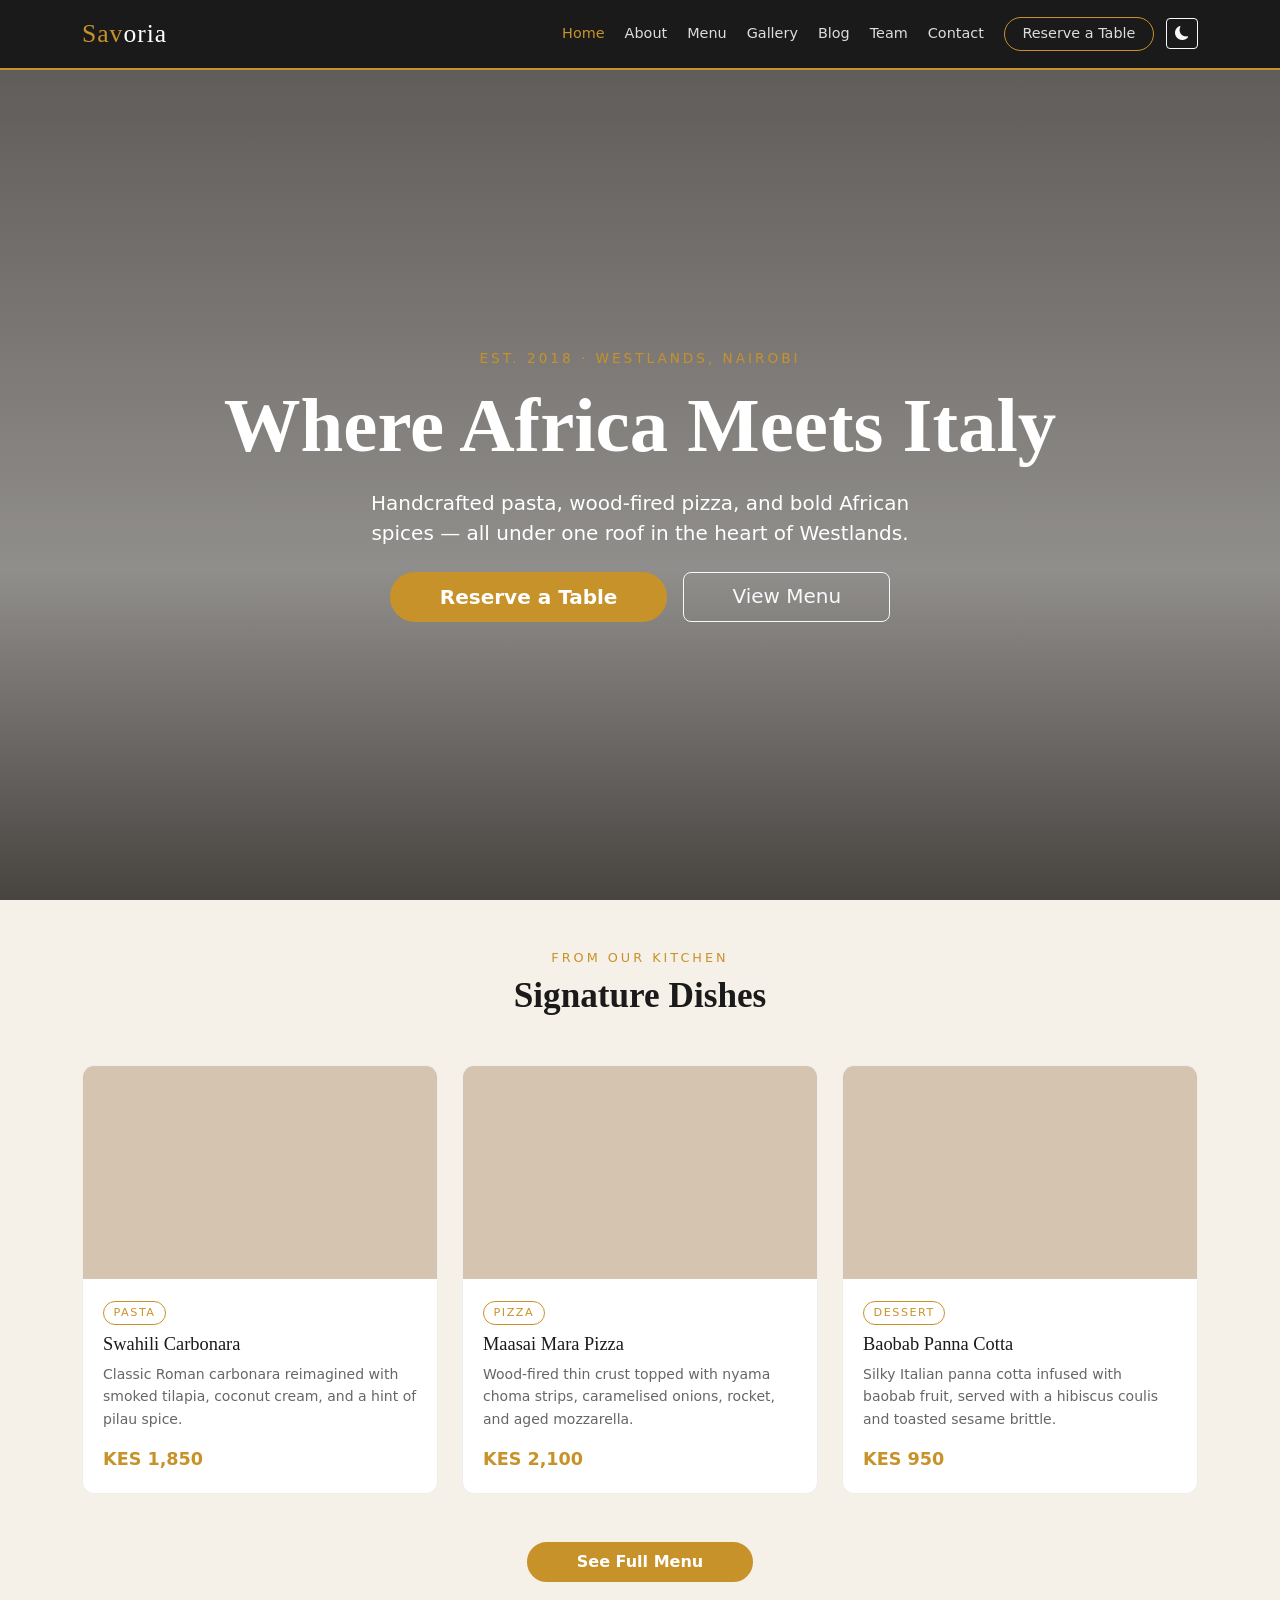
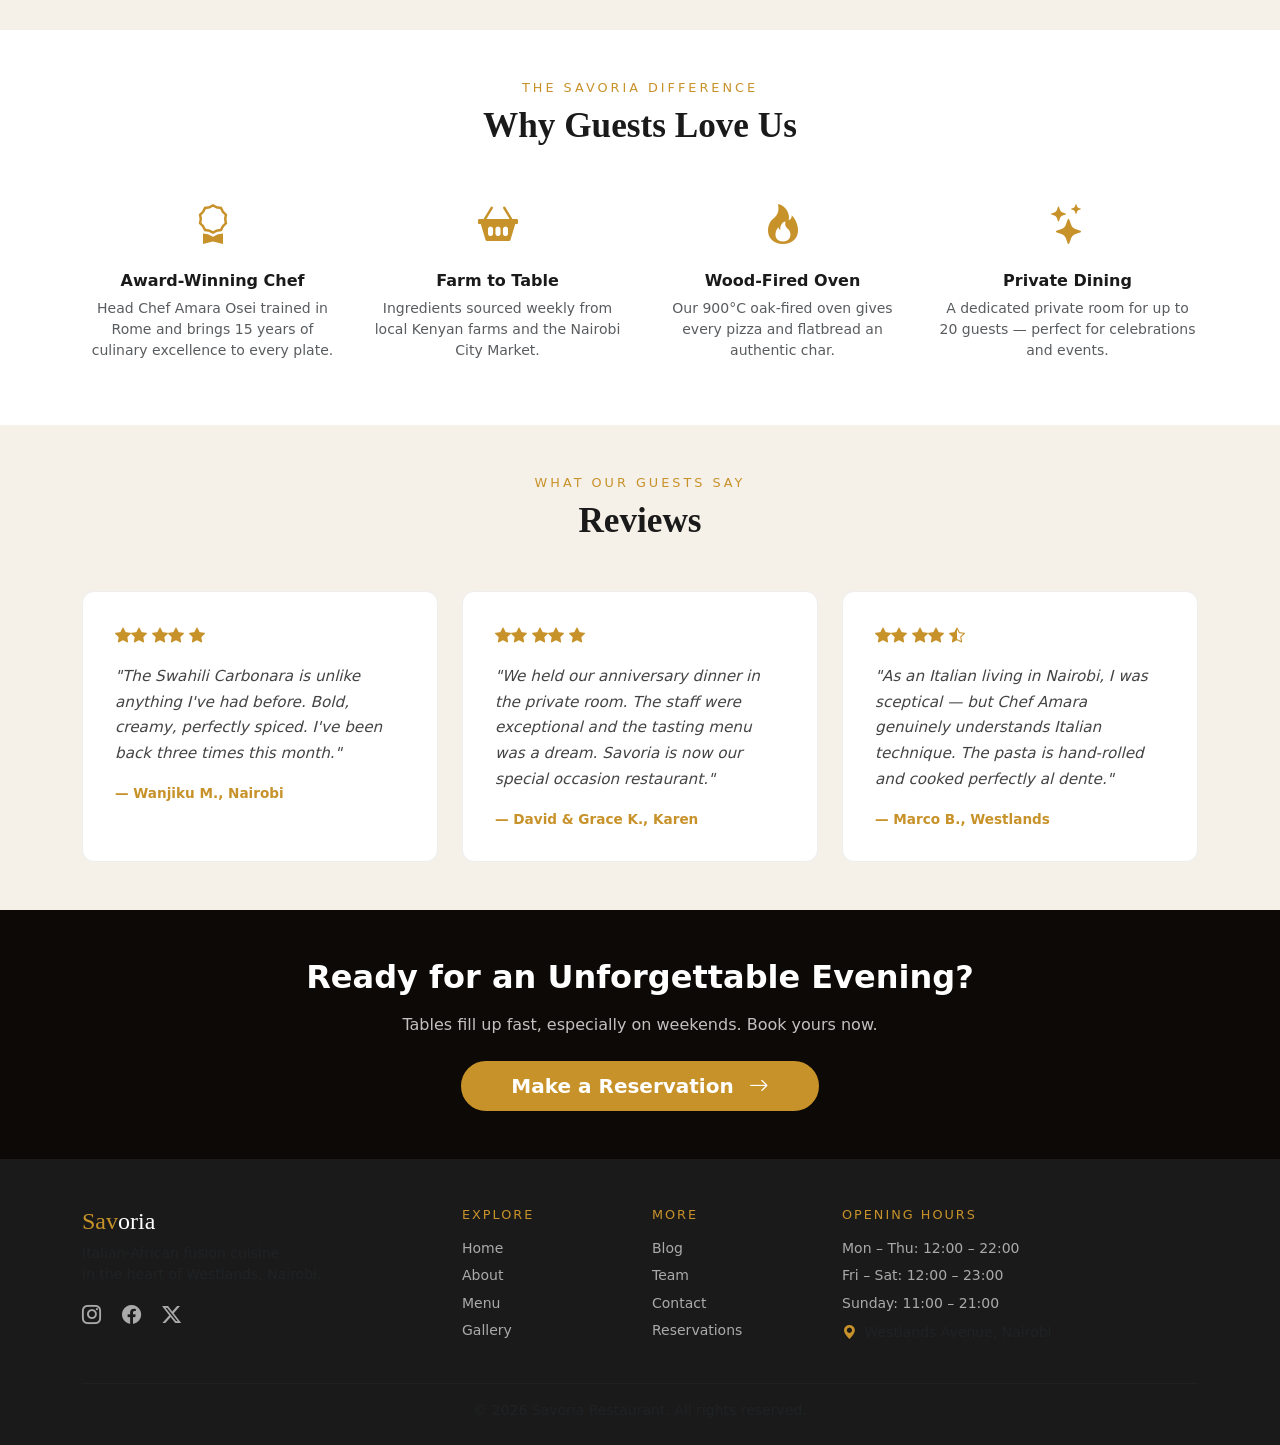
<file: index.html>
<!DOCTYPE html>
<html lang="en">
<head>
  <meta charset="UTF-8">
  <meta name="viewport" content="width=device-width, initial-scale=1.0">
  <title>Savoria | Fine Italian-African Dining within Nairobi</title>

  <link href="https://cdn.jsdelivr.net/npm/bootstrap@5.3.0/dist/css/bootstrap.min.css" rel="stylesheet">
  <link rel="stylesheet" href="https://cdn.jsdelivr.net/npm/bootstrap-icons@1.11.0/font/bootstrap-icons.css">
  <link rel="stylesheet" href="css/style.css">
  <link rel="icon" type="image/svg+xml" href="images/favicon.svg">
</head>

<body>

  <!-- ===== NAVBAR ===== -->
  <nav class="navbar navbar-expand-lg fixed-top" id="mainNav">
    <div class="container">

      <a class="navbar-brand" href="index.html">
        <span class="brand-gold">Sav</span>oria
      </a>

      <button class="navbar-toggler" type="button"
              data-bs-toggle="collapse" data-bs-target="#navbarNav"
              aria-controls="navbarNav" aria-expanded="false"
              aria-label="Toggle navigation">
        <span class="navbar-toggler-icon"></span>
      </button>

      <div class="collapse navbar-collapse" id="navbarNav">
        <ul class="navbar-nav ms-auto align-items-lg-center gap-lg-1">
          <li class="nav-item"><a class="nav-link active" href="index.html" aria-current="page">Home</a></li>
          <li class="nav-item"><a class="nav-link" href="pages/about.html">About</a></li>
          <li class="nav-item"><a class="nav-link" href="pages/menu.html">Menu</a></li>
          <li class="nav-item"><a class="nav-link" href="pages/gallery.html">Gallery</a></li>
          <li class="nav-item"><a class="nav-link" href="pages/blog.html">Blog</a></li>
          <li class="nav-item"><a class="nav-link" href="pages/team.html">Team</a></li>
          <li class="nav-item"><a class="nav-link" href="pages/contact.html">Contact</a></li>
          <li class="nav-item">
            <a class="nav-link btn-reserve ms-lg-2" href="pages/reservations.html">Reserve a Table</a>
          </li>
          <li class="nav-item ms-lg-2">
            <button class="btn btn-outline-light btn-sm" id="darkModeToggle" aria-label="Toggle dark mode">
              <i class="bi bi-moon-fill"></i>
            </button>
          </li>
        </ul>
      </div>
    </div>
  </nav>

  <!-- ===== HERO SECTION ===== -->
  <section class="hero-section" id="hero">
    <div class="hero-overlay"></div>
    <div class="container hero-content text-center text-white">
      <p class="hero-tagline">Est. 2018 · Westlands, Nairobi</p>
      <h1 class="hero-title">Where Africa Meets Italy</h1>
      <p class="hero-subtitle">
        Handcrafted pasta, wood-fired pizza, and bold African spices —
        all under one roof in the heart of Westlands.
      </p>
      <div class="d-flex gap-3 justify-content-center flex-wrap mt-4">
        <a href="pages/reservations.html" class="btn btn-gold btn-lg px-5">
          Reserve a Table
        </a>
        <a href="pages/menu.html" class="btn btn-outline-light btn-lg px-5">
          View Menu
        </a>
      </div>
    </div>
  </section>

  <!-- ===== FEATURED DISHES ===== -->
  <section class="py-5 section-cream" id="featured">
    <div class="container">
      <div class="text-center mb-5">
        <p class="section-label">From Our Kitchen</p>
        <h2 class="section-title">Signature Dishes</h2>
      </div>

      <div class="row g-4">

        <div class="col-md-4">
          <div class="dish-card h-100">
            <div class="dish-img" style="background-image: url('https://images.unsplash.com/photo-1621996346565-e3dbc646d9a9?w=600')"></div>
            <div class="dish-body">
              <span class="dish-tag">Pasta</span>
              <h5 class="dish-name">Swahili Carbonara</h5>
              <p class="dish-desc">
                Classic Roman carbonara reimagined with smoked tilapia,
                coconut cream, and a hint of pilau spice.
              </p>
              <p class="dish-price">KES 1,850</p>
            </div>
          </div>
        </div>

        <div class="col-md-4">
          <div class="dish-card h-100">
            <div class="dish-img" style="background-image: url('https://images.unsplash.com/photo-1513104890138-7c749659a591?w=600')"></div>
            <div class="dish-body">
              <span class="dish-tag">Pizza</span>
              <h5 class="dish-name">Maasai Mara Pizza</h5>
              <p class="dish-desc">
                Wood-fired thin crust topped with nyama choma strips,
                caramelised onions, rocket, and aged mozzarella.
              </p>
              <p class="dish-price">KES 2,100</p>
            </div>
          </div>
        </div>

        <div class="col-md-4">
          <div class="dish-card h-100">
            <div class="dish-img" style="background-image: url('https://images.unsplash.com/photo-1488477181946-6428a0291777?w=600')"></div>
            <div class="dish-body">
              <span class="dish-tag">Dessert</span>
              <h5 class="dish-name">Baobab Panna Cotta</h5>
              <p class="dish-desc">
                Silky Italian panna cotta infused with baobab fruit,
                served with a hibiscus coulis and toasted sesame brittle.
              </p>
              <p class="dish-price">KES 950</p>
            </div>
          </div>
        </div>

      </div>

      <div class="text-center mt-5">
        <a href="pages/menu.html" class="btn btn-gold px-5">See Full Menu</a>
      </div>
    </div>
  </section>

  <!-- ===== WHY CHOOSE US ===== -->
  <section class="py-5" id="why-us">
    <div class="container">
      <div class="text-center mb-5">
        <p class="section-label">The Savoria Difference</p>
        <h2 class="section-title">Why Guests Love Us</h2>
      </div>

      <div class="row g-4 text-center">
        <div class="col-6 col-md-3">
          <i class="bi bi-award fs-1 text-gold mb-3 d-block"></i>
          <h6 class="fw-bold">Award-Winning Chef</h6>
          <p class="text-muted small">
            Head Chef Amara Osei trained in Rome and brings
            15 years of culinary excellence to every plate.
          </p>
        </div>
        <div class="col-6 col-md-3">
          <i class="bi bi-basket2-fill fs-1 text-gold mb-3 d-block"></i>
          <h6 class="fw-bold">Farm to Table</h6>
          <p class="text-muted small">
            Ingredients sourced weekly from local Kenyan farms
            and the Nairobi City Market.
          </p>
        </div>
        <div class="col-6 col-md-3">
          <i class="bi bi-fire fs-1 text-gold mb-3 d-block"></i>
          <h6 class="fw-bold">Wood-Fired Oven</h6>
          <p class="text-muted small">
            Our 900°C oak-fired oven gives every pizza
            and flatbread an authentic char.
          </p>
        </div>
        <div class="col-6 col-md-3">
          <i class="bi bi-stars fs-1 text-gold mb-3 d-block"></i>
          <h6 class="fw-bold">Private Dining</h6>
          <p class="text-muted small">
            A dedicated private room for up to 20 guests —
            perfect for celebrations and events.
          </p>
        </div>
      </div>
    </div>
  </section>

  <!-- ===== TESTIMONIALS ===== -->
  <section class="py-5 section-cream" id="testimonials">
    <div class="container">
      <div class="text-center mb-5">
        <p class="section-label">What Our Guests Say</p>
        <h2 class="section-title">Reviews</h2>
      </div>

      <div class="row g-4">
        <div class="col-md-4">
          <div class="testimonial-card">
            <div class="stars mb-3">
              <i class="bi bi-star-fill"></i><i class="bi bi-star-fill"></i>
              <i class="bi bi-star-fill"></i><i class="bi bi-star-fill"></i>
              <i class="bi bi-star-fill"></i>
            </div>
            <blockquote class="mb-3">
              "The Swahili Carbonara is unlike anything I've had before.
              Bold, creamy, perfectly spiced. I've been back three times this month."
            </blockquote>
            <p class="testimonial-author">— Wanjiku M., Nairobi</p>
          </div>
        </div>
        <div class="col-md-4">
          <div class="testimonial-card">
            <div class="stars mb-3">
              <i class="bi bi-star-fill"></i><i class="bi bi-star-fill"></i>
              <i class="bi bi-star-fill"></i><i class="bi bi-star-fill"></i>
              <i class="bi bi-star-fill"></i>
            </div>
            <blockquote class="mb-3">
              "We held our anniversary dinner in the private room.
              The staff were exceptional and the tasting menu was a dream.
              Savoria is now our special occasion restaurant."
            </blockquote>
            <p class="testimonial-author">— David & Grace K., Karen</p>
          </div>
        </div>
        <div class="col-md-4">
          <div class="testimonial-card">
            <div class="stars mb-3">
              <i class="bi bi-star-fill"></i><i class="bi bi-star-fill"></i>
              <i class="bi bi-star-fill"></i><i class="bi bi-star-fill"></i>
              <i class="bi bi-star-half"></i>
            </div>
            <blockquote class="mb-3">
              "As an Italian living in Nairobi, I was sceptical — but Chef Amara
              genuinely understands Italian technique. The pasta is hand-rolled
              and cooked perfectly al dente."
            </blockquote>
            <p class="testimonial-author">— Marco B., Westlands</p>
          </div>
        </div>
      </div>
    </div>
  </section>

  <!-- ===== RESERVATION CTA ===== -->
  <section class="py-5 reservation-cta text-center text-white" id="cta">
    <div class="container">
      <h2 class="fw-bold mb-3">Ready for an Unforgettable Evening?</h2>
      <p class="mb-4 opacity-75">
        Tables fill up fast, especially on weekends. Book yours now.
      </p>
      <a href="pages/reservations.html" class="btn btn-gold btn-lg px-5">
        Make a Reservation <i class="bi bi-arrow-right ms-2"></i>
      </a>
    </div>
  </section>

  <!-- ===== FOOTER ===== -->
  <footer class="site-footer" id="mainFooter">
    <div class="container">
      <div class="row g-4">

        <div class="col-md-4">
          <h5 class="footer-brand"><span class="brand-gold">Sav</span>oria</h5>
          <p class="text-muted small mt-2">
            Italian-African fusion cuisine<br>
            in the heart of Westlands, Nairobi.
          </p>
          <div class="footer-social mt-3">
            <a href="#" aria-label="Instagram"><i class="bi bi-instagram"></i></a>
            <a href="#" aria-label="Facebook"><i class="bi bi-facebook"></i></a>
            <a href="#" aria-label="Twitter/X"><i class="bi bi-twitter-x"></i></a>
          </div>
        </div>

        <div class="col-md-2">
          <h6 class="footer-heading">Explore</h6>
          <ul class="footer-links">
            <li><a href="index.html">Home</a></li>
            <li><a href="pages/about.html">About</a></li>
            <li><a href="pages/menu.html">Menu</a></li>
            <li><a href="pages/gallery.html">Gallery</a></li>
          </ul>
        </div>

        <div class="col-md-2">
          <h6 class="footer-heading">More</h6>
          <ul class="footer-links">
            <li><a href="pages/blog.html">Blog</a></li>
            <li><a href="pages/team.html">Team</a></li>
            <li><a href="pages/contact.html">Contact</a></li>
            <li><a href="pages/reservations.html">Reservations</a></li>
          </ul>
        </div>

        <div class="col-md-4">
          <h6 class="footer-heading">Opening Hours</h6>
          <ul class="footer-links">
            <li>Mon – Thu: 12:00 – 22:00</li>
            <li>Fri – Sat: 12:00 – 23:00</li>
            <li>Sunday: 11:00 – 21:00</li>
          </ul>
          <p class="text-muted small mt-2">
            <i class="bi bi-geo-alt-fill me-1 text-gold"></i>
            Westlands Avenue, Nairobi
          </p>
        </div>

      </div>

      <hr class="footer-divider mt-4">
      <p class="text-center text-muted small mb-0">
        &copy; 2026 Savoria Restaurant. All rights reserved.
      </p>
    </div>
  </footer>

  <script src="https://cdn.jsdelivr.net/npm/bootstrap@5.3.0/dist/js/bootstrap.bundle.min.js"></script>
  <script src="js/main.js"></script>

</body>
</html>
</file>
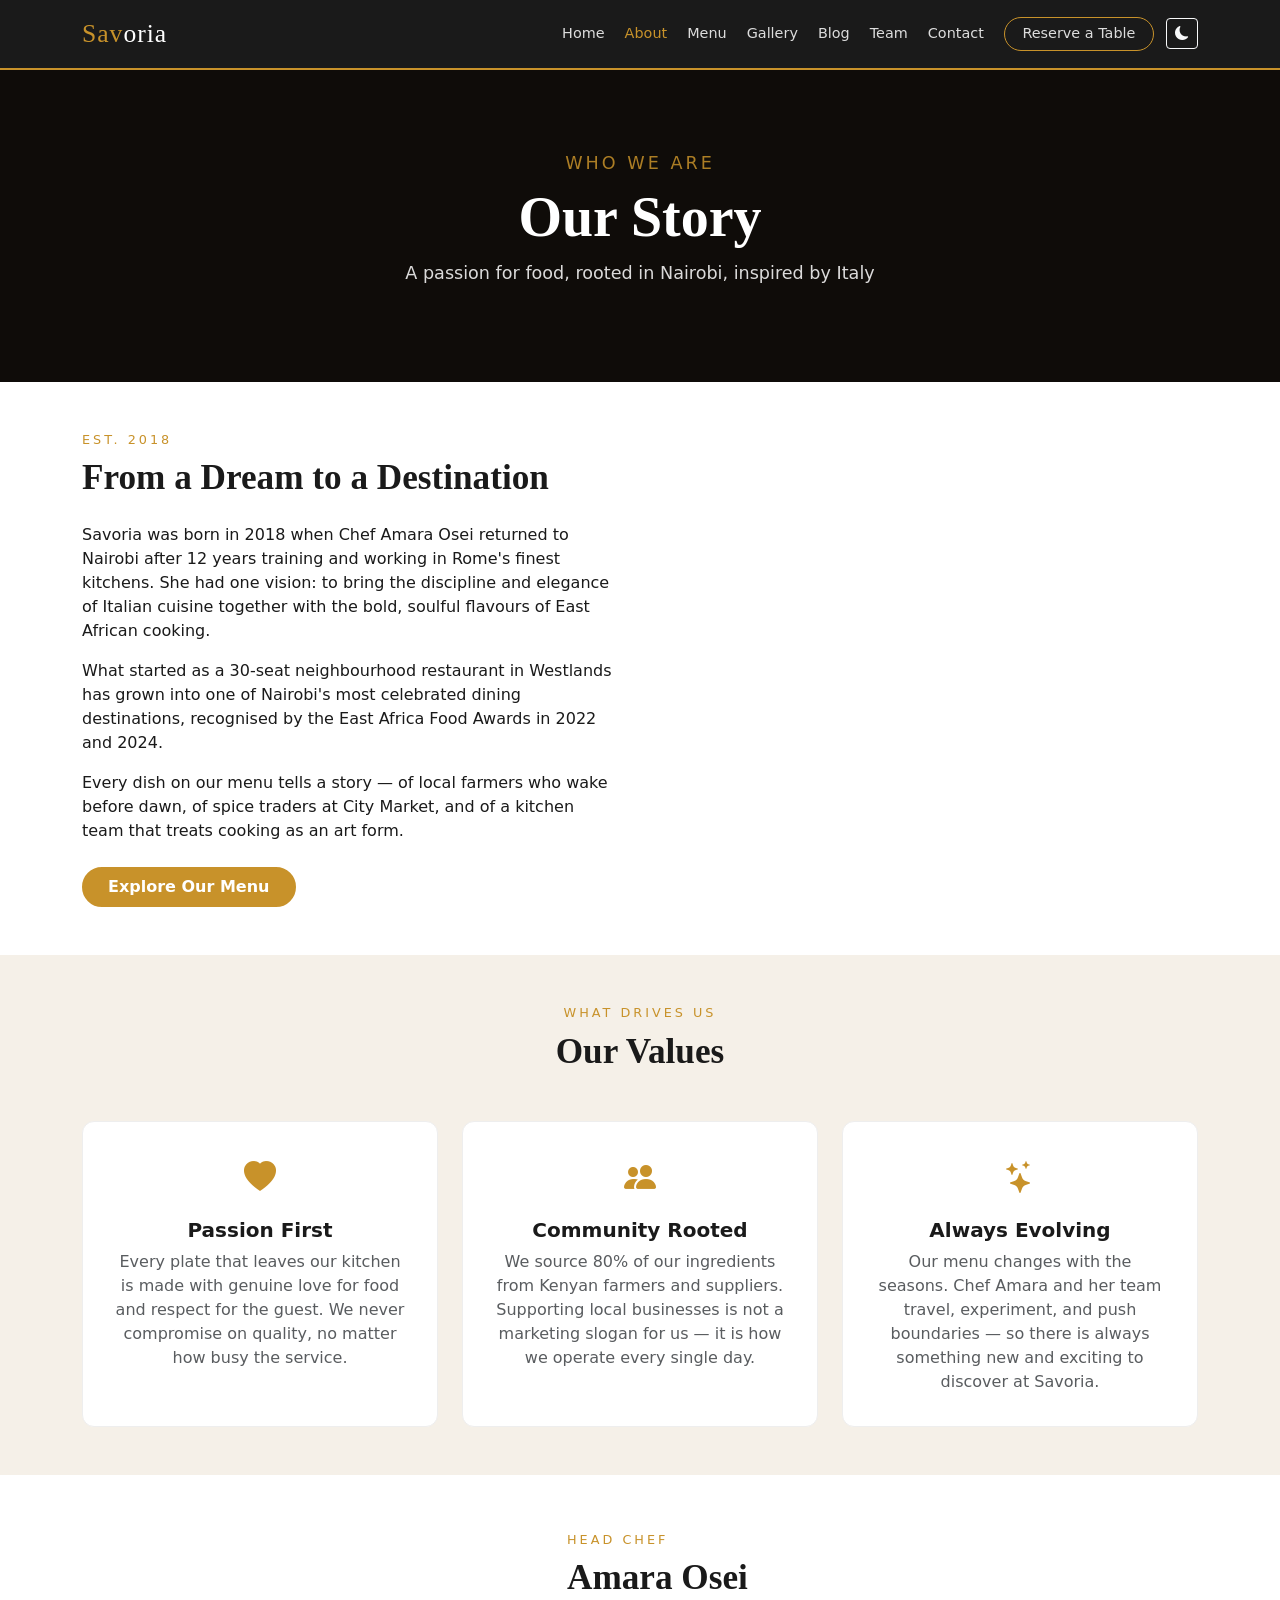
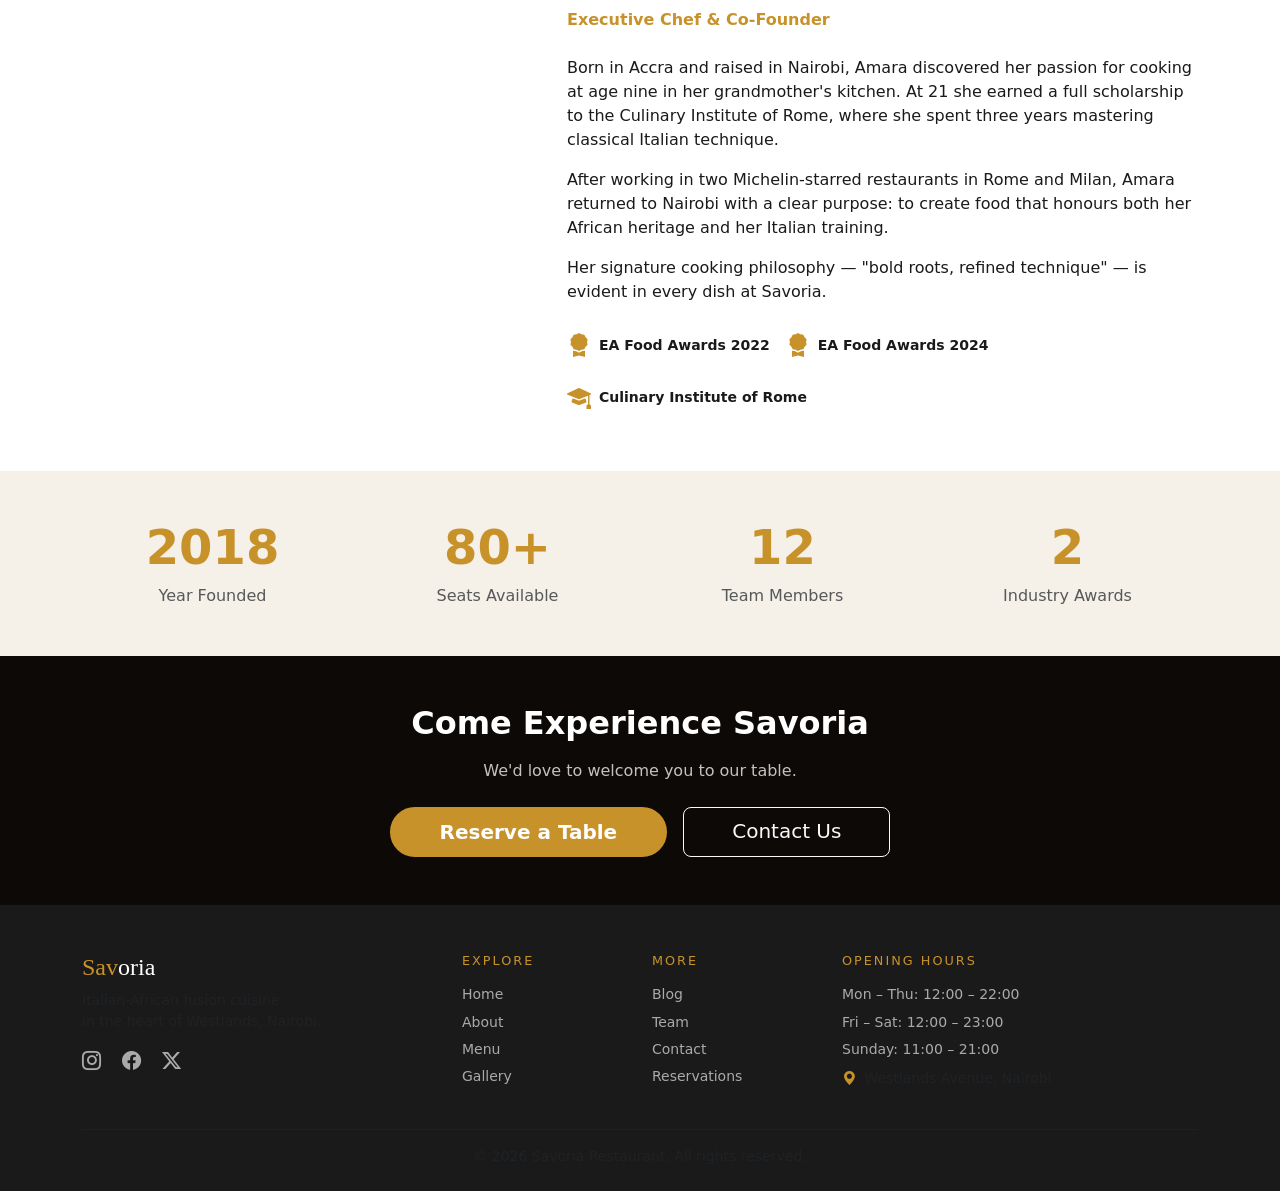
<file: pages/about.html>
<!DOCTYPE html>
<html lang="en">
<head>
  <meta charset="UTF-8">
  <meta name="viewport" content="width=device-width, initial-scale=1.0">
  <title>Savoria | About Us</title>
  <link rel="icon" type="image/svg+xml" href="../images/favicon.svg">
  <link href="https://cdn.jsdelivr.net/npm/bootstrap@5.3.0/dist/css/bootstrap.min.css" rel="stylesheet">
  <link rel="stylesheet" href="https://cdn.jsdelivr.net/npm/bootstrap-icons@1.11.0/font/bootstrap-icons.css">
  <link rel="stylesheet" href="../css/style.css">
</head>

<body>

  <!-- ===== NAVBAR ===== -->
  <nav class="navbar navbar-expand-lg fixed-top" id="mainNav">
    <div class="container">
      <a class="navbar-brand" href="../index.html">
        <span class="brand-gold">Sav</span>oria
      </a>
      <button class="navbar-toggler" type="button"
              data-bs-toggle="collapse" data-bs-target="#navbarNav"
              aria-controls="navbarNav" aria-expanded="false"
              aria-label="Toggle navigation">
        <span class="navbar-toggler-icon"></span>
      </button>
      <div class="collapse navbar-collapse" id="navbarNav">
        <ul class="navbar-nav ms-auto align-items-lg-center gap-lg-1">
          <li class="nav-item"><a class="nav-link" href="../index.html">Home</a></li>
          <li class="nav-item"><a class="nav-link active" href="about.html" aria-current="page">About</a></li>
          <li class="nav-item"><a class="nav-link" href="menu.html">Menu</a></li>
          <li class="nav-item"><a class="nav-link" href="gallery.html">Gallery</a></li>
          <li class="nav-item"><a class="nav-link" href="blog.html">Blog</a></li>
          <li class="nav-item"><a class="nav-link" href="team.html">Team</a></li>
          <li class="nav-item"><a class="nav-link" href="contact.html">Contact</a></li>
          <li class="nav-item">
            <a class="nav-link btn-reserve ms-lg-2" href="reservations.html">Reserve a Table</a>
          </li>
          <li class="nav-item ms-lg-2">
            <button class="btn btn-outline-light btn-sm" id="darkModeToggle" aria-label="Toggle dark mode">
              <i class="bi bi-moon-fill"></i>
            </button>
          </li>
        </ul>
      </div>
    </div>
  </nav>

  <!-- ===== PAGE HERO ===== -->
  <section class="page-hero" style="background-image: url('https://images.unsplash.com/photo-1466978913421-dad2ebd01d17?w=1600')">
    <div class="container">
      <p class="section-label">Who We Are</p>
      <h1>Our Story</h1>
      <p>A passion for food, rooted in Nairobi, inspired by Italy</p>
    </div>
  </section>

  <!-- ===== OUR STORY ===== -->
  <section class="py-5" id="our-story">
    <div class="container">
      <div class="row align-items-center g-5">

        <div class="col-lg-6">
          <p class="section-label">Est. 2018</p>
          <h2 class="section-title mb-4">From a Dream to a Destination</h2>
          <p class="mb-3">
            Savoria was born in 2018 when Chef Amara Osei returned to Nairobi
            after 12 years training and working in Rome's finest kitchens. She
            had one vision: to bring the discipline and elegance of Italian
            cuisine together with the bold, soulful flavours of East African cooking.
          </p>
          <p class="mb-3">
            What started as a 30-seat neighbourhood restaurant in Westlands has
            grown into one of Nairobi's most celebrated dining destinations,
            recognised by the East Africa Food Awards in 2022 and 2024.
          </p>
          <p class="mb-4">
            Every dish on our menu tells a story — of local farmers who wake
            before dawn, of spice traders at City Market, and of a kitchen team
            that treats cooking as an art form.
          </p>
          <a href="menu.html" class="btn btn-gold px-4">Explore Our Menu</a>
        </div>

        <div class="col-lg-6">
          <div style="
            background-image: url('https://images.unsplash.com/photo-1556909114-f6e7ad7d3136?w=800');
            background-size: cover;
            background-position: center;
            height: 450px;
            border-radius: 16px;
          "></div>
        </div>

      </div>
    </div>
  </section>

  <!-- ===== OUR VALUES ===== -->
  <section class="py-5 section-cream" id="values">
    <div class="container">
      <div class="text-center mb-5">
        <p class="section-label">What Drives Us</p>
        <h2 class="section-title">Our Values</h2>
      </div>

      <div class="row g-4">
        <div class="col-md-4">
          <div class="value-card h-100">
            <i class="bi bi-heart-fill d-block mb-3"></i>
            <h5 class="fw-bold mb-2">Passion First</h5>
            <p class="text-muted mb-0">
              Every plate that leaves our kitchen is made with genuine love
              for food and respect for the guest. We never compromise on
              quality, no matter how busy the service.
            </p>
          </div>
        </div>
        <div class="col-md-4">
          <div class="value-card h-100">
            <i class="bi bi-people-fill d-block mb-3"></i>
            <h5 class="fw-bold mb-2">Community Rooted</h5>
            <p class="text-muted mb-0">
              We source 80% of our ingredients from Kenyan farmers and
              suppliers. Supporting local businesses is not a marketing
              slogan for us — it is how we operate every single day.
            </p>
          </div>
        </div>
        <div class="col-md-4">
          <div class="value-card h-100">
            <i class="bi bi-stars d-block mb-3"></i>
            <h5 class="fw-bold mb-2">Always Evolving</h5>
            <p class="text-muted mb-0">
              Our menu changes with the seasons. Chef Amara and her team
              travel, experiment, and push boundaries — so there is always
              something new and exciting to discover at Savoria.
            </p>
          </div>
        </div>
      </div>
    </div>
  </section>

  <!-- ===== MEET THE CHEF ===== -->
  <section class="py-5" id="chef">
    <div class="container">
      <div class="row align-items-center g-5">

        <div class="col-lg-5">
          <div style="
            background-image: url('https://images.unsplash.com/photo-1577219491135-ce391730fb2c?w=800');
            background-size: cover;
            background-position: center top;
            height: 500px;
            border-radius: 16px;
          "></div>
        </div>

        <div class="col-lg-7">
          <p class="section-label">Head Chef</p>
          <h2 class="section-title mb-2">Amara Osei</h2>
          <p class="text-gold fw-semibold mb-4">Executive Chef & Co-Founder</p>
          <p class="mb-3">
            Born in Accra and raised in Nairobi, Amara discovered her passion
            for cooking at age nine in her grandmother's kitchen. At 21 she
            earned a full scholarship to the Culinary Institute of Rome, where
            she spent three years mastering classical Italian technique.
          </p>
          <p class="mb-3">
            After working in two Michelin-starred restaurants in Rome and Milan,
            Amara returned to Nairobi with a clear purpose: to create food that
            honours both her African heritage and her Italian training.
          </p>
          <p class="mb-4">
            Her signature cooking philosophy — "bold roots, refined technique" —
            is evident in every dish at Savoria.
          </p>

          <div class="d-flex flex-wrap gap-3">
            <div class="d-flex align-items-center gap-2">
              <i class="bi bi-award-fill text-gold fs-4"></i>
              <span class="small fw-semibold">EA Food Awards 2022</span>
            </div>
            <div class="d-flex align-items-center gap-2">
              <i class="bi bi-award-fill text-gold fs-4"></i>
              <span class="small fw-semibold">EA Food Awards 2024</span>
            </div>
            <div class="d-flex align-items-center gap-2">
              <i class="bi bi-mortarboard-fill text-gold fs-4"></i>
              <span class="small fw-semibold">Culinary Institute of Rome</span>
            </div>
          </div>
        </div>

      </div>
    </div>
  </section>

  <!-- ===== STATS ===== -->
  <section class="py-5 section-cream" id="stats">
    <div class="container">
      <div class="row text-center g-4">
        <div class="col-6 col-md-3">
          <h3 class="display-5 fw-bold text-gold">2018</h3>
          <p class="text-muted mb-0">Year Founded</p>
        </div>
        <div class="col-6 col-md-3">
          <h3 class="display-5 fw-bold text-gold">80+</h3>
          <p class="text-muted mb-0">Seats Available</p>
        </div>
        <div class="col-6 col-md-3">
          <h3 class="display-5 fw-bold text-gold">12</h3>
          <p class="text-muted mb-0">Team Members</p>
        </div>
        <div class="col-6 col-md-3">
          <h3 class="display-5 fw-bold text-gold">2</h3>
          <p class="text-muted mb-0">Industry Awards</p>
        </div>
      </div>
    </div>
  </section>

  <!-- ===== CTA ===== -->
  <section class="py-5 reservation-cta text-center text-white">
    <div class="container">
      <h2 class="fw-bold mb-3">Come Experience Savoria</h2>
      <p class="mb-4 opacity-75">We'd love to welcome you to our table.</p>
      <div class="d-flex gap-3 justify-content-center flex-wrap">
        <a href="reservations.html" class="btn btn-gold btn-lg px-5">Reserve a Table</a>
        <a href="contact.html" class="btn btn-outline-light btn-lg px-5">Contact Us</a>
      </div>
    </div>
  </section>

  <!-- ===== FOOTER ===== -->
  <footer class="site-footer" id="mainFooter">
    <div class="container">
      <div class="row g-4">
        <div class="col-md-4">
          <h5 class="footer-brand"><span class="brand-gold">Sav</span>oria</h5>
          <p class="text-muted small mt-2">
            Italian-African fusion cuisine<br>
            in the heart of Westlands, Nairobi.
          </p>
          <div class="footer-social mt-3">
            <a href="#" aria-label="Instagram"><i class="bi bi-instagram"></i></a>
            <a href="#" aria-label="Facebook"><i class="bi bi-facebook"></i></a>
            <a href="#" aria-label="Twitter/X"><i class="bi bi-twitter-x"></i></a>
          </div>
        </div>
        <div class="col-md-2">
          <h6 class="footer-heading">Explore</h6>
          <ul class="footer-links">
            <li><a href="../index.html">Home</a></li>
            <li><a href="about.html">About</a></li>
            <li><a href="menu.html">Menu</a></li>
            <li><a href="gallery.html">Gallery</a></li>
          </ul>
        </div>
        <div class="col-md-2">
          <h6 class="footer-heading">More</h6>
          <ul class="footer-links">
            <li><a href="blog.html">Blog</a></li>
            <li><a href="team.html">Team</a></li>
            <li><a href="contact.html">Contact</a></li>
            <li><a href="reservations.html">Reservations</a></li>
          </ul>
        </div>
        <div class="col-md-4">
          <h6 class="footer-heading">Opening Hours</h6>
          <ul class="footer-links">
            <li>Mon – Thu: 12:00 – 22:00</li>
            <li>Fri – Sat: 12:00 – 23:00</li>
            <li>Sunday: 11:00 – 21:00</li>
          </ul>
          <p class="text-muted small mt-2">
            <i class="bi bi-geo-alt-fill me-1 text-gold"></i>
            Westlands Avenue, Nairobi
          </p>
        </div>
      </div>
      <hr class="footer-divider mt-4">
      <p class="text-center text-muted small mb-0">
        &copy; 2026 Savoria Restaurant. All rights reserved.
    </div>
  </footer>

  <script src="https://cdn.jsdelivr.net/npm/bootstrap@5.3.0/dist/js/bootstrap.bundle.min.js"></script>
  <script src="../js/main.js"></script>

</body>
</html>
</file>
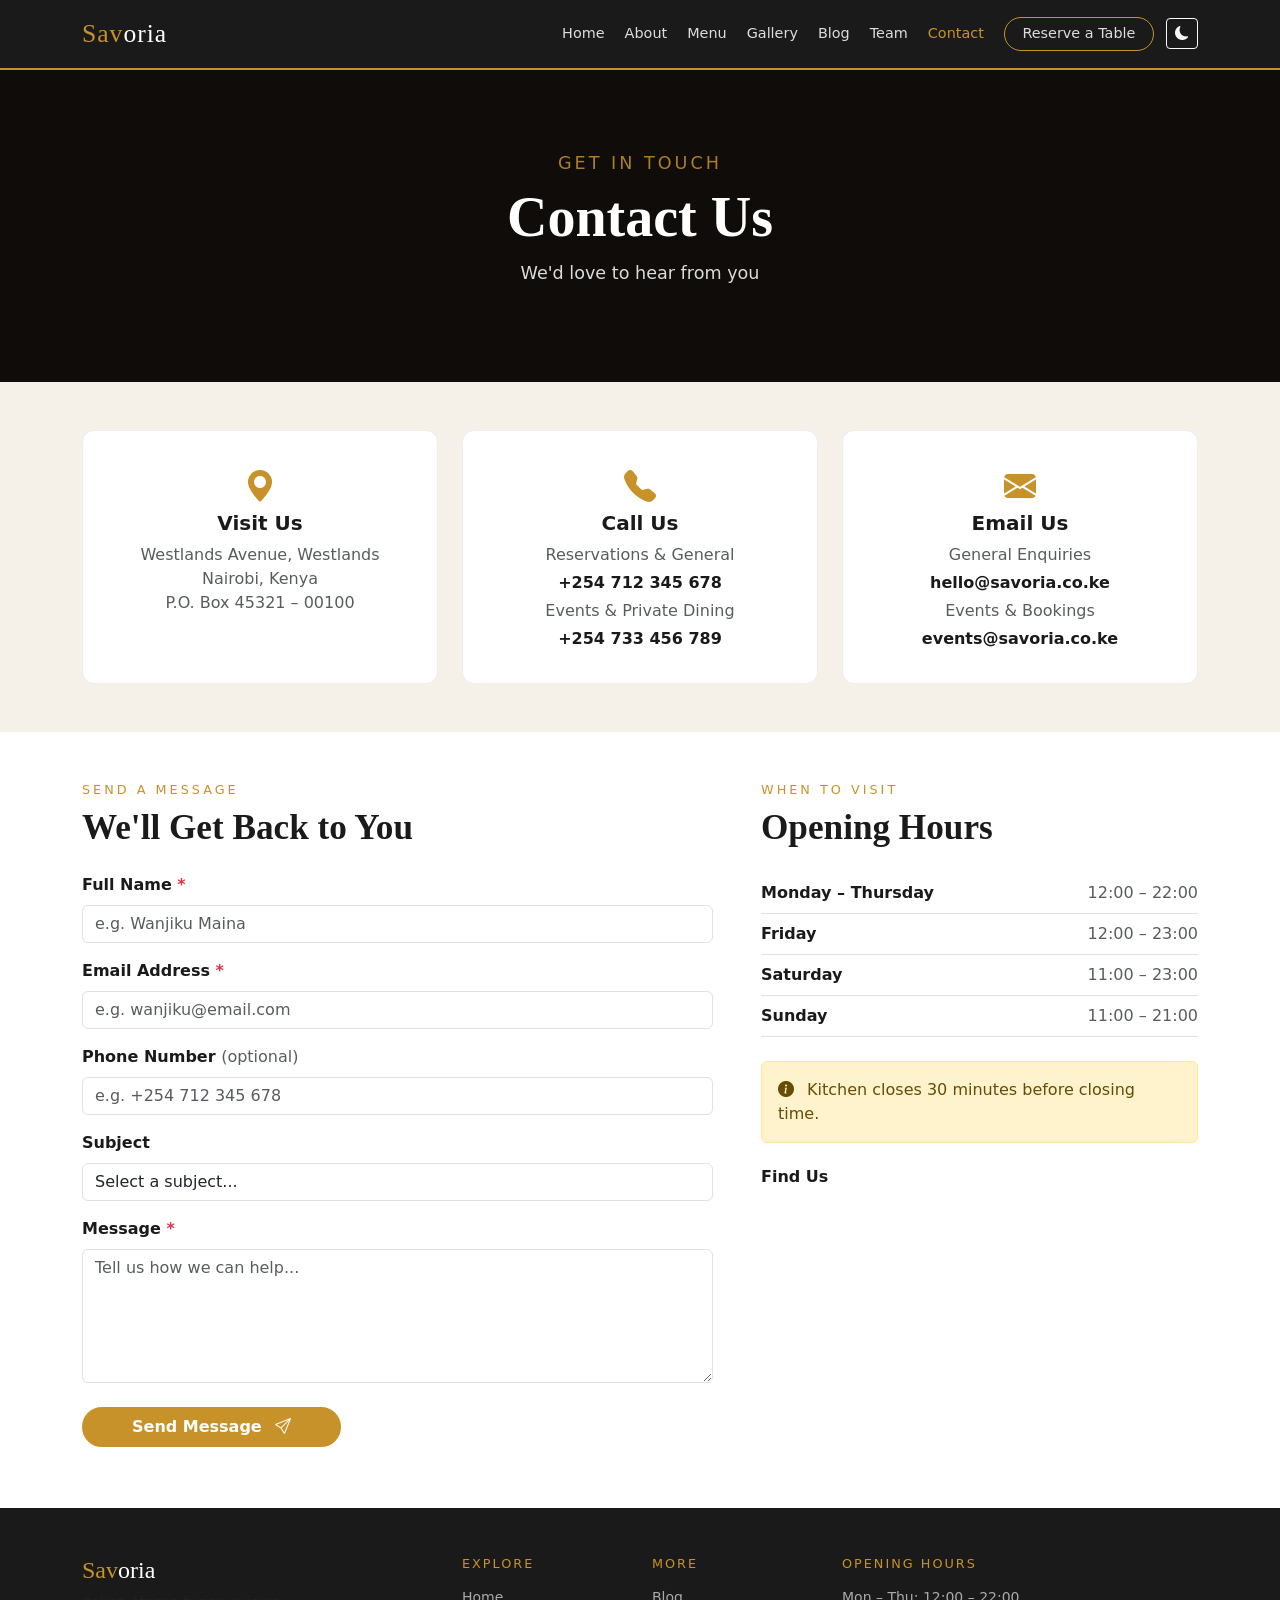
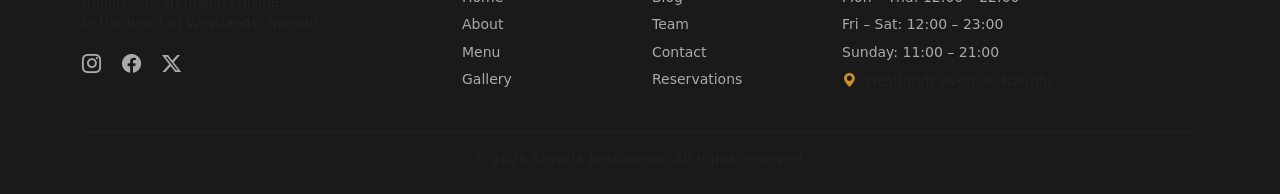
<file: pages/contact.html>
<!DOCTYPE html>
<html lang="en">
<head>
  <meta charset="UTF-8">
  <meta name="viewport" content="width=device-width, initial-scale=1.0">
  <title>Savoria | Contact Us</title>
  <link rel="icon" type="image/svg+xml" href="../images/favicon.svg">
  <link href="https://cdn.jsdelivr.net/npm/bootstrap@5.3.0/dist/css/bootstrap.min.css" rel="stylesheet">
  <link rel="stylesheet" href="https://cdn.jsdelivr.net/npm/bootstrap-icons@1.11.0/font/bootstrap-icons.css">
  <link rel="stylesheet" href="../css/style.css">
</head>
<body>

  <!-- ===== NAVBAR ===== -->
  <nav class="navbar navbar-expand-lg fixed-top" id="mainNav">
    <div class="container">
      <a class="navbar-brand" href="../index.html">
        <span class="brand-gold">Sav</span>oria
      </a>
      <button class="navbar-toggler" type="button"
              data-bs-toggle="collapse" data-bs-target="#navbarNav"
              aria-controls="navbarNav" aria-expanded="false"
              aria-label="Toggle navigation">
        <span class="navbar-toggler-icon"></span>
      </button>
      <div class="collapse navbar-collapse" id="navbarNav">
        <ul class="navbar-nav ms-auto align-items-lg-center gap-lg-1">
          <li class="nav-item"><a class="nav-link" href="../index.html">Home</a></li>
          <li class="nav-item"><a class="nav-link" href="about.html">About</a></li>
          <li class="nav-item"><a class="nav-link" href="menu.html">Menu</a></li>
          <li class="nav-item"><a class="nav-link" href="gallery.html">Gallery</a></li>
          <li class="nav-item"><a class="nav-link" href="blog.html">Blog</a></li>
          <li class="nav-item"><a class="nav-link" href="team.html">Team</a></li>
          <li class="nav-item"><a class="nav-link active" href="contact.html" aria-current="page">Contact</a></li>
          <li class="nav-item">
            <a class="nav-link btn-reserve ms-lg-2" href="reservations.html">Reserve a Table</a>
          </li>
          <li class="nav-item ms-lg-2">
            <button class="btn btn-outline-light btn-sm" id="darkModeToggle" aria-label="Toggle dark mode">
              <i class="bi bi-moon-fill"></i>
            </button>
          </li>
        </ul>
      </div>
    </div>
  </nav>

  <!-- ===== PAGE HERO ===== -->
  <section class="page-hero" style="background-image: url('https://images.unsplash.com/photo-1424847651672-bf20a4b0982b?w=1600')">
    <div class="container">
      <p class="section-label">Get In Touch</p>
      <h1>Contact Us</h1>
      <p>We'd love to hear from you</p>
    </div>
  </section>

  <!-- ===== CONTACT INFO CARDS ===== -->
  <section class="py-5 section-cream" id="contact-info">
    <div class="container">
      <div class="row g-4">

        <div class="col-md-4">
          <div class="contact-card h-100">
            <i class="bi bi-geo-alt-fill"></i>
            <h5 class="fw-bold mb-2">Visit Us</h5>
            <p class="text-muted mb-0">
              Westlands Avenue, Westlands<br>
              Nairobi, Kenya<br>
              P.O. Box 45321 – 00100
            </p>
          </div>
        </div>

        <div class="col-md-4">
          <div class="contact-card h-100">
            <i class="bi bi-telephone-fill"></i>
            <h5 class="fw-bold mb-2">Call Us</h5>
            <p class="text-muted mb-1">Reservations & General</p>
            <p class="fw-semibold mb-1">+254 712 345 678</p>
            <p class="text-muted mb-1">Events & Private Dining</p>
            <p class="fw-semibold mb-0">+254 733 456 789</p>
          </div>
        </div>

        <div class="col-md-4">
          <div class="contact-card h-100">
            <i class="bi bi-envelope-fill"></i>
            <h5 class="fw-bold mb-2">Email Us</h5>
            <p class="text-muted mb-1">General Enquiries</p>
            <p class="fw-semibold mb-1">hello@savoria.co.ke</p>
            <p class="text-muted mb-1">Events & Bookings</p>
            <p class="fw-semibold mb-0">events@savoria.co.ke</p>
          </div>
        </div>

      </div>
    </div>
  </section>

  <!-- ===== CONTACT FORM + OPENING HOURS ===== -->
  <section class="py-5" id="contact-form-section">
    <div class="container">
      <div class="row g-5">

        <div class="col-lg-7">
          <p class="section-label">Send a Message</p>
          <h2 class="section-title mb-4">We'll Get Back to You</h2>

          <div class="alert alert-success" id="contactSuccess" role="alert">
            <i class="bi bi-check-circle-fill me-2"></i>
            Thank you! Your message has been sent. We'll be in touch within 24 hours.
          </div>

          <form id="contactForm" novalidate>

            <div class="mb-3">
              <label for="contactName" class="form-label fw-semibold">
                Full Name <span class="text-danger">*</span>
              </label>
              <input type="text" class="form-control" id="contactName"
                     placeholder="e.g. Wanjiku Maina" required>
              <small class="form-error" id="contactNameError"></small>
            </div>

            <div class="mb-3">
              <label for="contactEmail" class="form-label fw-semibold">
                Email Address <span class="text-danger">*</span>
              </label>
              <input type="email" class="form-control" id="contactEmail"
                     placeholder="e.g. wanjiku@email.com" required>
              <small class="form-error" id="contactEmailError"></small>
            </div>

            <div class="mb-3">
              <label for="contactPhone" class="form-label fw-semibold">
                Phone Number <span class="text-muted fw-normal">(optional)</span>
              </label>
              <input type="tel" class="form-control" id="contactPhone"
                     placeholder="e.g. +254 712 345 678">
              <small class="form-error" id="contactPhoneError"></small>
            </div>

            <div class="mb-3">
              <label for="contactSubject" class="form-label fw-semibold">Subject</label>
              <select class="form-control" id="contactSubject">
                <option value="">Select a subject...</option>
                <option value="reservation">Reservation Enquiry</option>
                <option value="events">Private Events</option>
                <option value="feedback">Feedback</option>
                <option value="press">Press & Media</option>
                <option value="other">Other</option>
              </select>
            </div>

            <div class="mb-4">
              <label for="contactMessage" class="form-label fw-semibold">
                Message <span class="text-danger">*</span>
              </label>
              <textarea class="form-control" id="contactMessage"
                        rows="5" placeholder="Tell us how we can help..."
                        required></textarea>
              <small class="form-error" id="contactMessageError"></small>
            </div>

            <button type="submit" class="btn btn-gold px-5">
              Send Message <i class="bi bi-send ms-2"></i>
            </button>

          </form>
        </div>

        <div class="col-lg-5">
          <p class="section-label">When To Visit</p>
          <h2 class="section-title mb-4">Opening Hours</h2>

          <div class="mb-4">
            <div class="d-flex justify-content-between py-2 border-bottom">
              <span class="fw-semibold">Monday – Thursday</span>
              <span class="text-muted">12:00 – 22:00</span>
            </div>
            <div class="d-flex justify-content-between py-2 border-bottom">
              <span class="fw-semibold">Friday</span>
              <span class="text-muted">12:00 – 23:00</span>
            </div>
            <div class="d-flex justify-content-between py-2 border-bottom">
              <span class="fw-semibold">Saturday</span>
              <span class="text-muted">11:00 – 23:00</span>
            </div>
            <div class="d-flex justify-content-between py-2 border-bottom">
              <span class="fw-semibold">Sunday</span>
              <span class="text-muted">11:00 – 21:00</span>
            </div>
          </div>

          <div class="alert alert-warning mb-4" role="alert">
            <i class="bi bi-info-circle-fill me-2"></i>
            Kitchen closes 30 minutes before closing time.
          </div>

          <h6 class="fw-bold mb-3">Find Us</h6>
          <iframe
            src="https://www.google.com/maps/embed?pb=!1m18!1m12!1m3!1d3988.808565386802!2d36.80268!3d-1.2676!2m3!1f0!2f0!3f0!3m2!1i1024!2i768!4f13.1!3m3!1m2!1s0x182f173c0a1f9de7%3A0x5a8c1f9b2b2b2b2b!2sWestlands%2C%20Nairobi!5e0!3m2!1sen!2ske!4v1234567890"
            width="100%"
            height="250"
            style="border:0; border-radius: 12px;"
            allowfullscreen=""
            loading="lazy"
            referrerpolicy="no-referrer-when-downgrade"
            title="Savoria Restaurant Location">
          </iframe>

        </div>
      </div>
    </div>
  </section>

  <!-- ===== FOOTER ===== -->
  <footer class="site-footer" id="mainFooter">
    <div class="container">
      <div class="row g-4">
        <div class="col-md-4">
          <h5 class="footer-brand"><span class="brand-gold">Sav</span>oria</h5>
          <p class="text-muted small mt-2">
            Italian-African fusion cuisine<br>
            in the heart of Westlands, Nairobi.
          </p>
          <div class="footer-social mt-3">
            <a href="#" aria-label="Instagram"><i class="bi bi-instagram"></i></a>
            <a href="#" aria-label="Facebook"><i class="bi bi-facebook"></i></a>
            <a href="#" aria-label="Twitter/X"><i class="bi bi-twitter-x"></i></a>
          </div>
        </div>
        <div class="col-md-2">
          <h6 class="footer-heading">Explore</h6>
          <ul class="footer-links">
            <li><a href="../index.html">Home</a></li>
            <li><a href="about.html">About</a></li>
            <li><a href="menu.html">Menu</a></li>
            <li><a href="gallery.html">Gallery</a></li>
          </ul>
        </div>
        <div class="col-md-2">
          <h6 class="footer-heading">More</h6>
          <ul class="footer-links">
            <li><a href="blog.html">Blog</a></li>
            <li><a href="team.html">Team</a></li>
            <li><a href="contact.html">Contact</a></li>
            <li><a href="reservations.html">Reservations</a></li>
          </ul>
        </div>
        <div class="col-md-4">
          <h6 class="footer-heading">Opening Hours</h6>
          <ul class="footer-links">
            <li>Mon – Thu: 12:00 – 22:00</li>
            <li>Fri – Sat: 12:00 – 23:00</li>
            <li>Sunday: 11:00 – 21:00</li>
          </ul>
          <p class="text-muted small mt-2">
            <i class="bi bi-geo-alt-fill me-1 text-gold"></i>
            Westlands Avenue, Nairobi
          </p>
        </div>
      </div>
      <hr class="footer-divider mt-4">
      <p class="text-center text-muted small mb-0">
        &copy; 2026 Savoria Restaurant. All rights reserved.
      </p>
    </div>
  </footer>

  <script src="https://cdn.jsdelivr.net/npm/bootstrap@5.3.0/dist/js/bootstrap.bundle.min.js"></script>
  <script src="../js/main.js"></script>

</body>
</html>
</file>
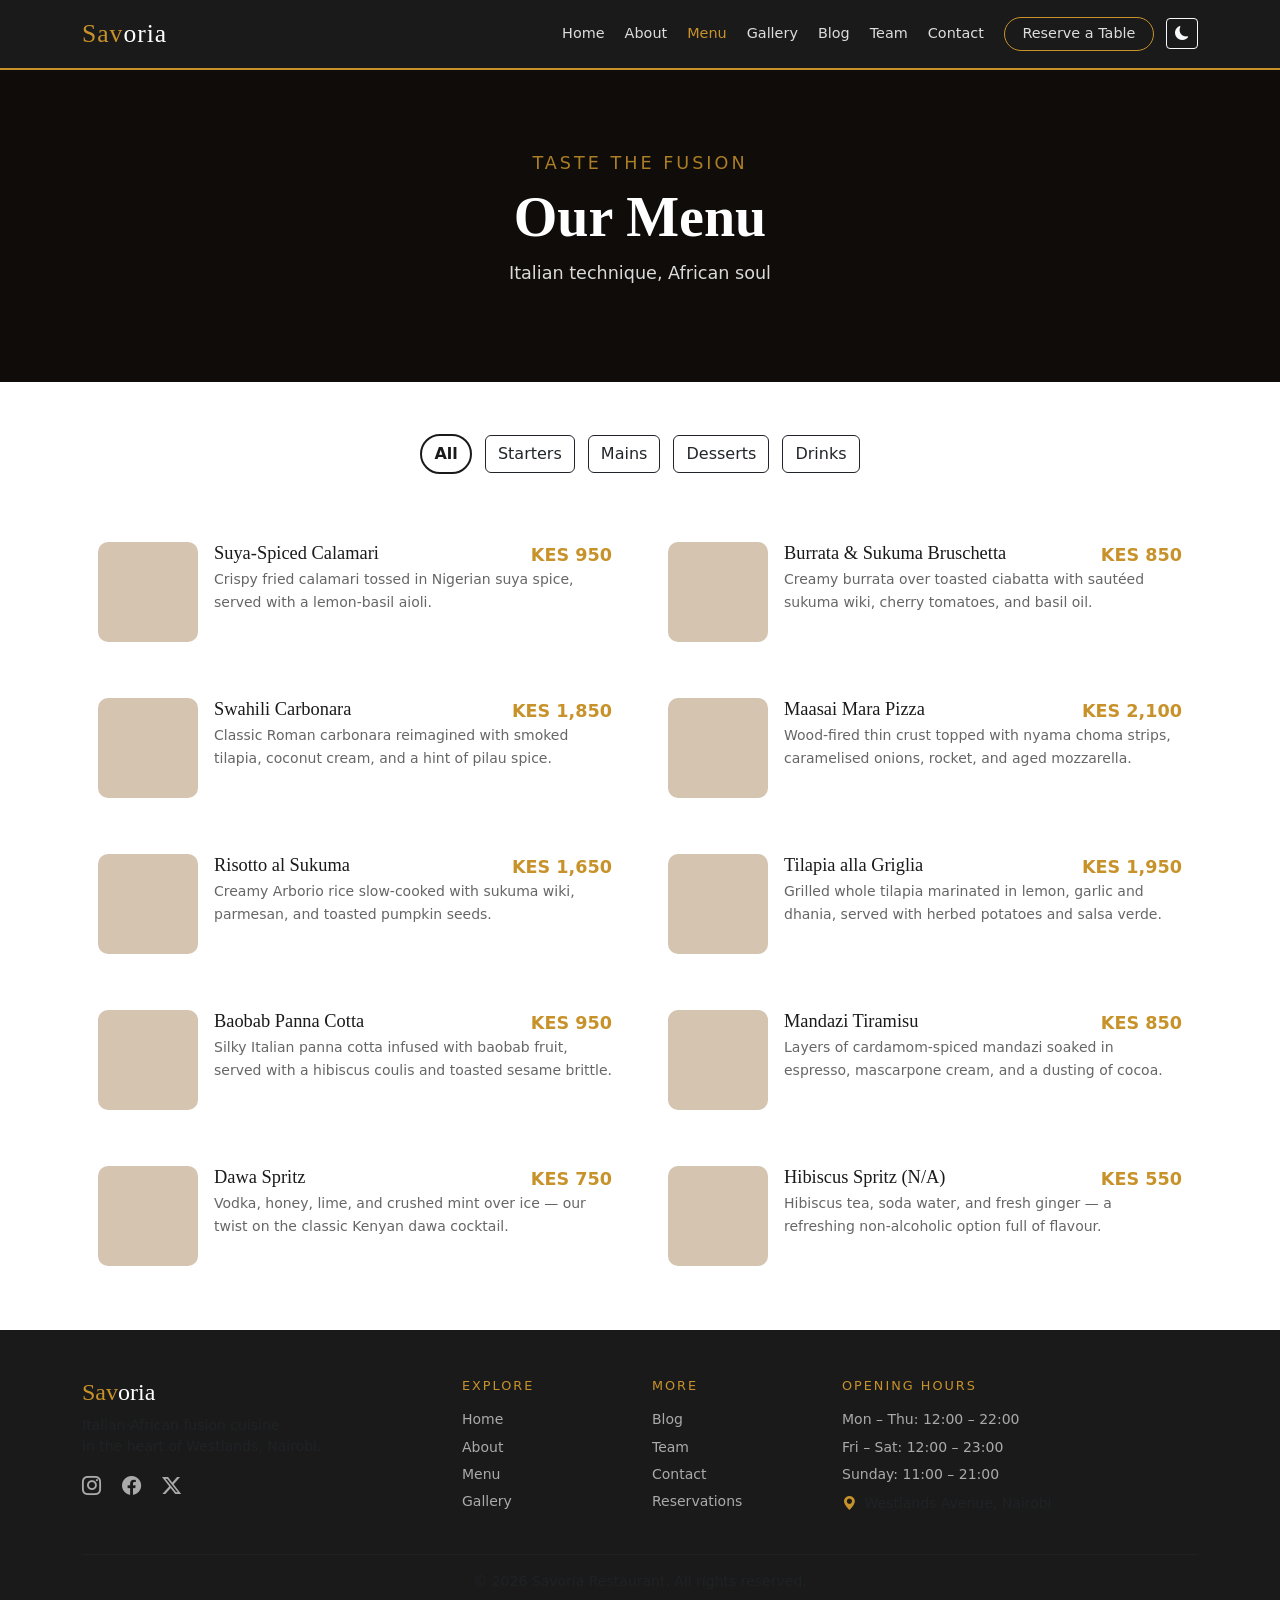
<file: pages/menu.html>
<!DOCTYPE html>
<html lang="en">
<head>
  <meta charset="UTF-8">
  <meta name="viewport" content="width=device-width, initial-scale=1.0">
  <title>Savoria | Menu</title>
  <link rel="icon" type="image/svg+xml" href="../images/favicon.svg">
  <link rel="stylesheet" href="https://cdn.jsdelivr.net/npm/bootstrap@5.3.0/dist/css/bootstrap.min.css">
  <link rel="stylesheet" href="https://cdn.jsdelivr.net/npm/bootstrap-icons@1.10.5/font/bootstrap-icons.css">
  <link rel="stylesheet" href="../css/style.css">
</head>
<body>
    <!-- ===== NAVBAR ===== -->
  <nav class="navbar navbar-expand-lg fixed-top" id="mainNav">
    <div class="container">
      <a class="navbar-brand" href="../index.html">
        <span class="brand-gold">Sav</span>oria
      </a>
      <button class="navbar-toggler" type="button"
              data-bs-toggle="collapse" data-bs-target="#navbarNav"
              aria-controls="navbarNav" aria-expanded="false"
              aria-label="Toggle navigation">
        <span class="navbar-toggler-icon"></span>
      </button>
      <div class="collapse navbar-collapse" id="navbarNav">
        <ul class="navbar-nav ms-auto align-items-lg-center gap-lg-1">
          <li class="nav-item"><a class="nav-link" href="../index.html">Home</a></li>
          <li class="nav-item"><a class="nav-link" href="about.html">About</a></li>
          <li class="nav-item"><a class="nav-link active" href="menu.html" aria-current="page">Menu</a></li>
          <li class="nav-item"><a class="nav-link" href="gallery.html">Gallery</a></li>
          <li class="nav-item"><a class="nav-link" href="blog.html">Blog</a></li>
          <li class="nav-item"><a class="nav-link" href="team.html">Team</a></li>
          <li class="nav-item"><a class="nav-link" href="contact.html">Contact</a></li>
          <li class="nav-item">
            <a class="nav-link btn-reserve ms-lg-2" href="reservations.html">Reserve a Table</a>
          </li>
          <li class="nav-item ms-lg-2">
            <button class="btn btn-outline-light btn-sm" id="darkModeToggle" aria-label="Toggle dark mode">
              <i class="bi bi-moon-fill"></i>
            </button>
          </li>
        </ul>
      </div>
    </div>
  </nav>

  <!-- ===== PAGE HERO ===== -->
  <section class="page-hero" style="background-image: url('https://images.unsplash.com/photo-1517248135467-4c7edcad34c4?w=1600')">
    <div class="container">
      <p class="section-label">Taste the Fusion</p>
      <h1>Our Menu</h1>
      <p>Italian technique, African soul</p>
    </div>
  </section>

  <!-- ===== MENU SECTION ===== -->
<section class="py-5" id="menu-section">
  <div class="container">

    <div class="text-center mb-5" id="menuFilter">
      <button class="btn btn-gold m-1 active" data-filter="all" aria-pressed="true">All</button>
      <button class="btn btn-outline-dark m-1" data-filter="starters" aria-pressed="false">Starters</button>
      <button class="btn btn-outline-dark m-1" data-filter="mains" aria-pressed="false">Mains</button>
      <button class="btn btn-outline-dark m-1" data-filter="desserts" aria-pressed="false">Desserts</button>
      <button class="btn btn-outline-dark m-1" data-filter="drinks" aria-pressed="false">Drinks</button>
    </div>

<div class="row g-4 align-items-stretch" id="menuGrid">

  <!-- ============ STARTERS ============ -->

  <div class="col-md-6 menu-item" data-category="starters">
    <div class="d-flex gap-3 dish-row h-100">
      <div class="dish-thumb" style="background-image: url('https://images.unsplash.com/photo-1599487488170-d11ec9c172f0?w=300')"></div>
      <div class="flex-grow-1">
        <div class="d-flex justify-content-between">
          <h5 class="dish-name mb-1">Suya-Spiced Calamari</h5>
          <span class="dish-price">KES 950</span>
        </div>
        <p class="dish-desc mb-0">
          Crispy fried calamari tossed in Nigerian suya spice,
          served with a lemon-basil aioli.
        </p>
      </div>
    </div>
  </div>

  <div class="col-md-6 menu-item" data-category="starters">
    <div class="d-flex gap-3 dish-row h-100">
      <div class="dish-thumb" style="background-image: url('https://images.unsplash.com/photo-1626200419199-391ae4be7a41?w=300')"></div>
      <div class="flex-grow-1">
        <div class="d-flex justify-content-between">
          <h5 class="dish-name mb-1">Burrata & Sukuma Bruschetta</h5>
          <span class="dish-price">KES 850</span>
        </div>
        <p class="dish-desc mb-0">
          Creamy burrata over toasted ciabatta with sautéed
          sukuma wiki, cherry tomatoes, and basil oil.
        </p>
      </div>
    </div>
  </div>

  <!-- ============ MAINS ============ -->

  <div class="col-md-6 menu-item" data-category="mains">
    <div class="d-flex gap-3 dish-row h-100">
      <div class="dish-thumb" style="background-image: url('https://images.unsplash.com/photo-1621996346565-e3dbc646d9a9?w=300')"></div>
      <div class="flex-grow-1">
        <div class="d-flex justify-content-between">
          <h5 class="dish-name mb-1">Swahili Carbonara</h5>
          <span class="dish-price">KES 1,850</span>
        </div>
        <p class="dish-desc mb-0">
          Classic Roman carbonara reimagined with smoked tilapia,
          coconut cream, and a hint of pilau spice.
        </p>
      </div>
    </div>
  </div>

  <div class="col-md-6 menu-item" data-category="mains">
    <div class="d-flex gap-3 dish-row h-100">
      <div class="dish-thumb" style="background-image: url('https://images.unsplash.com/photo-1513104890138-7c749659a591?w=300')"></div>
      <div class="flex-grow-1">
        <div class="d-flex justify-content-between">
          <h5 class="dish-name mb-1">Maasai Mara Pizza</h5>
          <span class="dish-price">KES 2,100</span>
        </div>
        <p class="dish-desc mb-0">
          Wood-fired thin crust topped with nyama choma strips,
          caramelised onions, rocket, and aged mozzarella.
        </p>
      </div>
    </div>
  </div>

  <div class="col-md-6 menu-item" data-category="mains">
    <div class="d-flex gap-3 dish-row h-100">
      <div class="dish-thumb" style="background-image: url('https://images.unsplash.com/photo-1432139509613-5c4255815697?w=300')"></div>
      <div class="flex-grow-1">
        <div class="d-flex justify-content-between">
          <h5 class="dish-name mb-1">Risotto al Sukuma</h5>
          <span class="dish-price">KES 1,650</span>
        </div>
        <p class="dish-desc mb-0">
          Creamy Arborio rice slow-cooked with sukuma wiki,
          parmesan, and toasted pumpkin seeds.
        </p>
      </div>
    </div>
  </div>

  <div class="col-md-6 menu-item" data-category="mains">
    <div class="d-flex gap-3 dish-row h-100">
      <div class="dish-thumb" style="background-image: url('https://images.unsplash.com/photo-1544025162-d76694265947?w=300')"></div>
      <div class="flex-grow-1">
        <div class="d-flex justify-content-between">
          <h5 class="dish-name mb-1">Tilapia alla Griglia</h5>
          <span class="dish-price">KES 1,950</span>
        </div>
        <p class="dish-desc mb-0">
          Grilled whole tilapia marinated in lemon, garlic and
          dhania, served with herbed potatoes and salsa verde.
        </p>
      </div>
    </div>
  </div>

  <!-- ============ DESSERTS ============ -->

  <div class="col-md-6 menu-item" data-category="desserts">
    <div class="d-flex gap-3 dish-row h-100">
      <div class="dish-thumb" style="background-image: url('https://images.unsplash.com/photo-1488477181946-6428a0291777?w=300')"></div>
      <div class="flex-grow-1">
        <div class="d-flex justify-content-between">
          <h5 class="dish-name mb-1">Baobab Panna Cotta</h5>
          <span class="dish-price">KES 950</span>
        </div>
        <p class="dish-desc mb-0">
          Silky Italian panna cotta infused with baobab fruit,
          served with a hibiscus coulis and toasted sesame brittle.
        </p>
      </div>
    </div>
  </div>

  <div class="col-md-6 menu-item" data-category="desserts">
    <div class="d-flex gap-3 dish-row h-100">
      <div class="dish-thumb" style="background-image: url('https://images.unsplash.com/photo-1551024601-bec78aea704b?w=300')"></div>
      <div class="flex-grow-1">
        <div class="d-flex justify-content-between">
          <h5 class="dish-name mb-1">Mandazi Tiramisu</h5>
          <span class="dish-price">KES 850</span>
        </div>
        <p class="dish-desc mb-0">
          Layers of cardamom-spiced mandazi soaked in espresso,
          mascarpone cream, and a dusting of cocoa.
        </p>
      </div>
    </div>
  </div>

  <!-- ============ DRINKS ============ -->

  <div class="col-md-6 menu-item" data-category="drinks">
    <div class="d-flex gap-3 dish-row h-100">
      <div class="dish-thumb" style="background-image: url('https://images.unsplash.com/photo-1551538827-9c037cb4f32a?w=300')"></div>
      <div class="flex-grow-1">
        <div class="d-flex justify-content-between">
          <h5 class="dish-name mb-1">Dawa Spritz</h5>
          <span class="dish-price">KES 750</span>
        </div>
        <p class="dish-desc mb-0">
          Vodka, honey, lime, and crushed mint over ice — our
          twist on the classic Kenyan dawa cocktail.
        </p>
      </div>
    </div>
  </div>

  <div class="col-md-6 menu-item" data-category="drinks">
    <div class="d-flex gap-3 dish-row h-100">
      <div class="dish-thumb" style="background-image: url('https://images.unsplash.com/photo-1497534446932-c925b458314e?w=300')"></div>
      <div class="flex-grow-1">
        <div class="d-flex justify-content-between">
          <h5 class="dish-name mb-1">Hibiscus Spritz (N/A)</h5>
          <span class="dish-price">KES 550</span>
        </div>
        <p class="dish-desc mb-0">
          Hibiscus tea, soda water, and fresh ginger — a
          refreshing non-alcoholic option full of flavour.
        </p>
      </div>
    </div>
  </div>

</div>
</section>

<!-- ===== FOOTER ===== -->
<footer class="site-footer" id="mainFooter">
  <div class="container">
    <div class="row g-4">
      <div class="col-md-4">
        <h5 class="footer-brand"><span class="brand-gold">Sav</span>oria</h5>
        <p class="text-muted small mt-2">
          Italian-African fusion cuisine<br>
          in the heart of Westlands, Nairobi.
        </p>
        <div class="footer-social mt-3">
          <a href="#" aria-label="Instagram"><i class="bi bi-instagram"></i></a>
          <a href="#" aria-label="Facebook"><i class="bi bi-facebook"></i></a>
          <a href="#" aria-label="Twitter/X"><i class="bi bi-twitter-x"></i></a>
        </div>
      </div>
      <div class="col-md-2">
        <h6 class="footer-heading">Explore</h6>
        <ul class="footer-links">
          <li><a href="../index.html">Home</a></li>
          <li><a href="about.html">About</a></li>
          <li><a href="menu.html">Menu</a></li>
          <li><a href="gallery.html">Gallery</a></li>
        </ul>
      </div>
      <div class="col-md-2">
        <h6 class="footer-heading">More</h6>
        <ul class="footer-links">
          <li><a href="blog.html">Blog</a></li>
          <li><a href="team.html">Team</a></li>
          <li><a href="contact.html">Contact</a></li>
          <li><a href="reservations.html">Reservations</a></li>
        </ul>
      </div>
      <div class="col-md-4">
        <h6 class="footer-heading">Opening Hours</h6>
        <ul class="footer-links">
          <li>Mon – Thu: 12:00 – 22:00</li>
          <li>Fri – Sat: 12:00 – 23:00</li>
          <li>Sunday: 11:00 – 21:00</li>
        </ul>
        <p class="text-muted small mt-2">
          <i class="bi bi-geo-alt-fill me-1 text-gold"></i>
          Westlands Avenue, Nairobi
        </p>
      </div>
    </div>
    <hr class="footer-divider mt-4">
    <p class="text-center text-muted small mb-0">
      &copy; 2026 Savoria Restaurant. All rights reserved.
    </p>
  </div>
</footer>
  <script src="https://cdn.jsdelivr.net/npm/bootstrap@5.3.0/dist/js/bootstrap.bundle.min.js"></script>
  <script src="../js/main.js"></script>

</body>
</html>
</file>
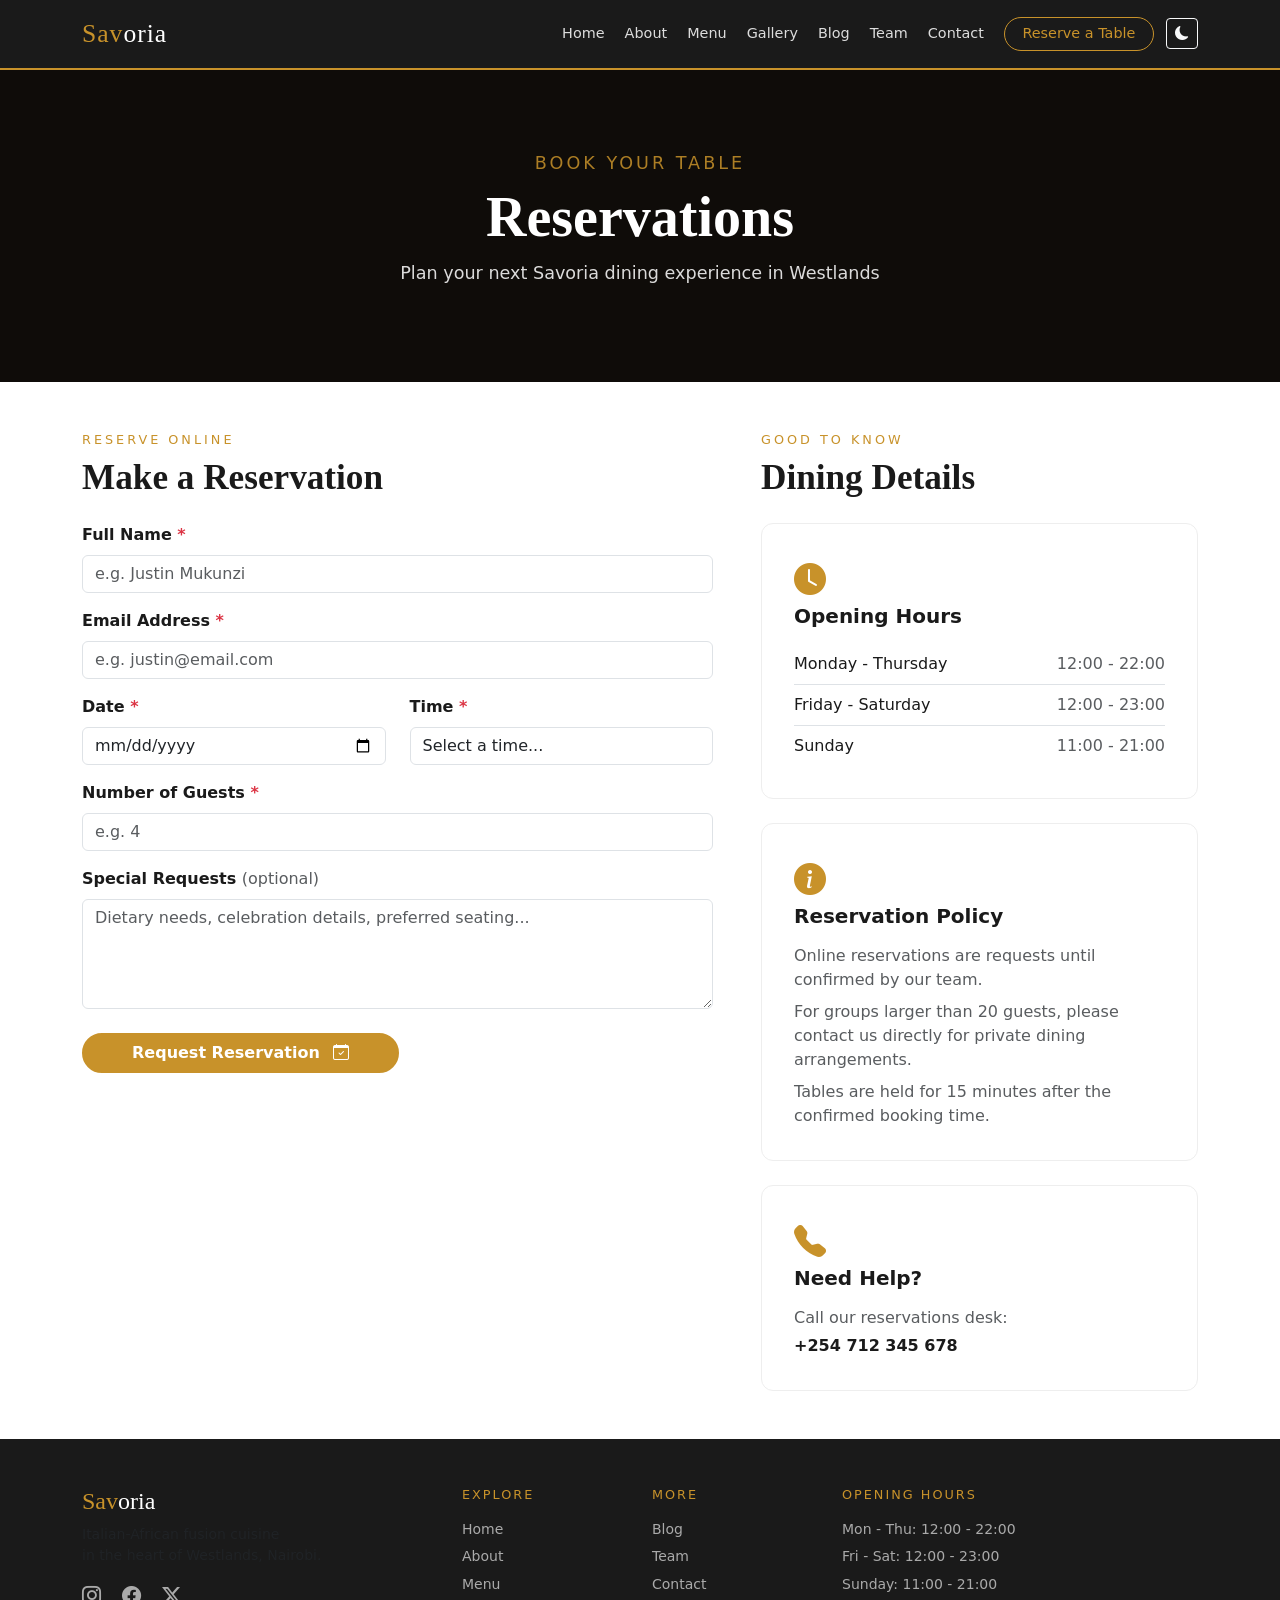
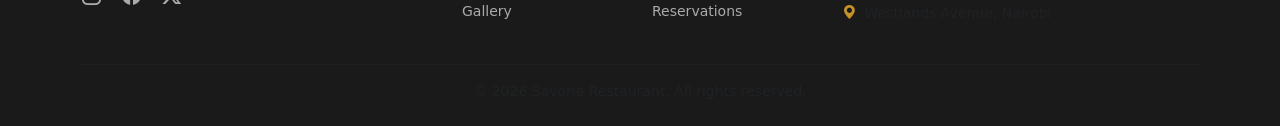
<file: pages/reservations.html>
<!DOCTYPE html>
<html lang="en">
<head>
  <meta charset="UTF-8">
  <meta name="viewport" content="width=device-width, initial-scale=1.0">
  <title>Savoria | Reservations</title>
  <link rel="icon" type="image/svg+xml" href="../images/favicon.svg">
  <link href="https://cdn.jsdelivr.net/npm/bootstrap@5.3.0/dist/css/bootstrap.min.css" rel="stylesheet">
  <link rel="stylesheet" href="https://cdn.jsdelivr.net/npm/bootstrap-icons@1.11.0/font/bootstrap-icons.css">
  <link rel="stylesheet" href="../css/style.css">
</head>
<body>

  <!-- ===== NAVBAR ===== -->
  <nav class="navbar navbar-expand-lg fixed-top" id="mainNav">
    <div class="container">
      <a class="navbar-brand" href="../index.html">
        <span class="brand-gold">Sav</span>oria
      </a>

      <button class="navbar-toggler" type="button"
              data-bs-toggle="collapse" data-bs-target="#navbarNav"
              aria-controls="navbarNav" aria-expanded="false"
              aria-label="Toggle navigation">
        <span class="navbar-toggler-icon"></span>
      </button>

      <div class="collapse navbar-collapse" id="navbarNav">
        <ul class="navbar-nav ms-auto align-items-lg-center gap-lg-1">
          <li class="nav-item"><a class="nav-link" href="../index.html">Home</a></li>
          <li class="nav-item"><a class="nav-link" href="about.html">About</a></li>
          <li class="nav-item"><a class="nav-link" href="menu.html">Menu</a></li>
          <li class="nav-item"><a class="nav-link" href="gallery.html">Gallery</a></li>
          <li class="nav-item"><a class="nav-link" href="blog.html">Blog</a></li>
          <li class="nav-item"><a class="nav-link" href="team.html">Team</a></li>
          <li class="nav-item"><a class="nav-link" href="contact.html">Contact</a></li>
          <li class="nav-item">
            <a class="nav-link btn-reserve ms-lg-2 active" href="reservations.html" aria-current="page">Reserve a Table</a>
          </li>
          <li class="nav-item ms-lg-2">
            <button class="btn btn-outline-light btn-sm" id="darkModeToggle" aria-label="Toggle dark mode">
              <i class="bi bi-moon-fill"></i>
            </button>
          </li>
        </ul>
      </div>
    </div>
  </nav>

  <!-- ===== PAGE HERO ===== -->
  <section class="page-hero" style="background-image: url('https://images.unsplash.com/photo-1559339352-11d035aa65de?w=1600')">
    <div class="container">
      <p class="section-label">Book Your Table</p>
      <h1>Reservations</h1>
      <p>Plan your next Savoria dining experience in Westlands</p>
    </div>
  </section>

  <!-- ===== RESERVATION FORM ===== -->
  <section class="py-5" id="reservation-section">
    <div class="container">
      <div class="row g-5">

        <div class="col-lg-7">
          <p class="section-label">Reserve Online</p>
          <h2 class="section-title mb-4">Make a Reservation</h2>

          <div class="alert alert-success" id="resSuccess" role="alert">
            <i class="bi bi-check-circle-fill me-2"></i>
            Your reservation request has been received. Our team will confirm it shortly.
          </div>

          <form id="reservationForm" novalidate>

            <div class="mb-3">
              <label for="resName" class="form-label fw-semibold">
                Full Name <span class="text-danger">*</span>
              </label>
              <input type="text" class="form-control" id="resName"
                     placeholder="e.g. Justin Mukunzi" required>
              <small class="form-error" id="resNameError"></small>
            </div>

            <div class="mb-3">
              <label for="resEmail" class="form-label fw-semibold">
                Email Address <span class="text-danger">*</span>
              </label>
              <input type="email" class="form-control" id="resEmail"
                     placeholder="e.g. justin@email.com" required>
              <small class="form-error" id="resEmailError"></small>
            </div>

            <div class="row">
              <div class="col-md-6 mb-3">
                <label for="resDate" class="form-label fw-semibold">
                  Date <span class="text-danger">*</span>
                </label>
                <input type="date" class="form-control" id="resDate" required>
                <small class="form-error" id="resDateError"></small>
              </div>

              <div class="col-md-6 mb-3">
                <label for="resTime" class="form-label fw-semibold">
                  Time <span class="text-danger">*</span>
                </label>
                <select class="form-control" id="resTime" required>
                  <option value="">Select a time...</option>
                  <option value="12:00">12:00 PM</option>
                  <option value="13:00">1:00 PM</option>
                  <option value="14:00">2:00 PM</option>
                  <option value="18:00">6:00 PM</option>
                  <option value="19:00">7:00 PM</option>
                  <option value="20:00">8:00 PM</option>
                  <option value="21:00">9:00 PM</option>
                </select>
                <small class="form-error" id="resTimeError"></small>
              </div>
            </div>

            <div class="mb-3">
              <label for="resGuests" class="form-label fw-semibold">
                Number of Guests <span class="text-danger">*</span>
              </label>
              <input type="number" class="form-control" id="resGuests"
                     min="1" max="20" placeholder="e.g. 4" required>
              <small class="form-error" id="resGuestsError"></small>
            </div>

            <div class="mb-4">
              <label for="resNotes" class="form-label fw-semibold">
                Special Requests <span class="text-muted fw-normal">(optional)</span>
              </label>
              <textarea class="form-control" id="resNotes" rows="4"
                        placeholder="Dietary needs, celebration details, preferred seating..."></textarea>
            </div>

            <button type="submit" class="btn btn-gold px-5">
              Request Reservation <i class="bi bi-calendar-check ms-2"></i>
            </button>

          </form>
        </div>

        <!-- ===== RESERVATION DETAILS ===== -->
        <div class="col-lg-5">
          <p class="section-label">Good To Know</p>
          <h2 class="section-title mb-4">Dining Details</h2>

          <div class="contact-card text-start mb-4">
            <i class="bi bi-clock-fill"></i>
            <h5 class="fw-bold mb-3">Opening Hours</h5>
            <div class="d-flex justify-content-between py-2 border-bottom">
              <span>Monday - Thursday</span>
              <span class="text-muted">12:00 - 22:00</span>
            </div>
            <div class="d-flex justify-content-between py-2 border-bottom">
              <span>Friday - Saturday</span>
              <span class="text-muted">12:00 - 23:00</span>
            </div>
            <div class="d-flex justify-content-between py-2">
              <span>Sunday</span>
              <span class="text-muted">11:00 - 21:00</span>
            </div>
          </div>

          <div class="contact-card text-start mb-4">
            <i class="bi bi-info-circle-fill"></i>
            <h5 class="fw-bold mb-3">Reservation Policy</h5>
            <p class="text-muted mb-2">
              Online reservations are requests until confirmed by our team.
            </p>
            <p class="text-muted mb-2">
              For groups larger than 20 guests, please contact us directly for
              private dining arrangements.
            </p>
            <p class="text-muted mb-0">
              Tables are held for 15 minutes after the confirmed booking time.
            </p>
          </div>

          <div class="contact-card text-start">
            <i class="bi bi-telephone-fill"></i>
            <h5 class="fw-bold mb-3">Need Help?</h5>
            <p class="text-muted mb-1">Call our reservations desk:</p>
            <p class="fw-semibold mb-0">+254 712 345 678</p>
          </div>
        </div>

      </div>
    </div>
  </section>

  <!-- ===== FOOTER ===== -->
  <footer class="site-footer" id="mainFooter">
    <div class="container">
      <div class="row g-4">
        <div class="col-md-4">
          <h5 class="footer-brand"><span class="brand-gold">Sav</span>oria</h5>
          <p class="text-muted small mt-2">
            Italian-African fusion cuisine<br>
            in the heart of Westlands, Nairobi.
          </p>
          <div class="footer-social mt-3">
            <a href="#" aria-label="Instagram"><i class="bi bi-instagram"></i></a>
            <a href="#" aria-label="Facebook"><i class="bi bi-facebook"></i></a>
            <a href="#" aria-label="Twitter/X"><i class="bi bi-twitter-x"></i></a>
          </div>
        </div>

        <div class="col-md-2">
          <h6 class="footer-heading">Explore</h6>
          <ul class="footer-links">
            <li><a href="../index.html">Home</a></li>
            <li><a href="about.html">About</a></li>
            <li><a href="menu.html">Menu</a></li>
            <li><a href="gallery.html">Gallery</a></li>
          </ul>
        </div>

        <div class="col-md-2">
          <h6 class="footer-heading">More</h6>
          <ul class="footer-links">
            <li><a href="blog.html">Blog</a></li>
            <li><a href="team.html">Team</a></li>
            <li><a href="contact.html">Contact</a></li>
            <li><a href="reservations.html">Reservations</a></li>
          </ul>
        </div>

        <div class="col-md-4">
          <h6 class="footer-heading">Opening Hours</h6>
          <ul class="footer-links">
            <li>Mon - Thu: 12:00 - 22:00</li>
            <li>Fri - Sat: 12:00 - 23:00</li>
            <li>Sunday: 11:00 - 21:00</li>
          </ul>
          <p class="text-muted small mt-2">
            <i class="bi bi-geo-alt-fill me-1 text-gold"></i>
            Westlands Avenue, Nairobi
          </p>
        </div>
      </div>

      <hr class="footer-divider mt-4">
      <p class="text-center text-muted small mb-0">
        &copy; 2026 Savoria Restaurant. All rights reserved.
      </p>
    </div>
  </footer>

  <script src="https://cdn.jsdelivr.net/npm/bootstrap@5.3.0/dist/js/bootstrap.bundle.min.js"></script>
  <script src="../js/main.js"></script>

</body>
</html>
</file>
<file: css/style.css>
/* Savoria Restaurant - Main Stylesheet
   Author: Justin Ryan Mukunzi (220270) */

/* -----------------------------------------------
   1. CSS VARIABLES
----------------------------------------------- */
:root {
  --gold:         #c8922a;
  --gold-light:   #e8b04a;
  --charcoal:     #1a1a1a;
  --cream:        #f5f0e8;
  --nav-bg:       #1a1a1a;
  --nav-height:   70px;
  --dark-bg:      #0f0f0f;
  --dark-surface: #1c1c1c;
  --dark-text:    #e0d8cc;
  --speed:        0.3s;
}

/* -----------------------------------------------
   2. BASE
----------------------------------------------- */
*, *::before, *::after { box-sizing: border-box; }

html { scroll-behavior: smooth; }

body {
  font-family: 'Segoe UI', system-ui, sans-serif;
  background-color: #fff;
  color: var(--charcoal);
  padding-top: var(--nav-height);
  transition: background-color var(--speed), color var(--speed);
}

img { max-width: 100%; height: auto; }

/* -----------------------------------------------
   3. DARK MODE
----------------------------------------------- */
[data-theme="dark"] {
  background-color: var(--dark-bg);
  color: var(--dark-text);
}
[data-theme="dark"] body {
  background-color: var(--dark-bg);
  color: var(--dark-text);
}
[data-theme="dark"] section:not(.page-hero):not(.reservation-cta),
body.dark-theme section:not(.page-hero):not(.reservation-cta) {
  background-color: var(--dark-bg);
}
[data-theme="dark"] section.section-cream,
body.dark-theme section.section-cream {
  background-color: var(--dark-surface) !important;
}
[data-theme="dark"] .dish-card,
[data-theme="dark"] .testimonial-card,
[data-theme="dark"] .contact-card,
[data-theme="dark"] .value-card,
body.dark-theme .dish-card,
body.dark-theme .testimonial-card,
body.dark-theme .contact-card,
body.dark-theme .value-card {
  background-color: #252525 !important;
  border-color: #333 !important;
  color: var(--dark-text);
}
[data-theme="dark"] .dish-name,
[data-theme="dark"] .contact-card h5,
[data-theme="dark"] .value-card h5,
[data-theme="dark"] .fw-bold,
[data-theme="dark"] .fw-semibold,
body.dark-theme .dish-name,
body.dark-theme .contact-card h5,
body.dark-theme .value-card h5,
body.dark-theme .fw-bold,
body.dark-theme .fw-semibold {
  color: var(--dark-text) !important;
}
[data-theme="dark"] .text-muted,
body.dark-theme .text-muted { color: #999 !important; }
[data-theme="dark"] .section-title,
body.dark-theme .section-title { color: var(--dark-text); }
[data-theme="dark"] p,
[data-theme="dark"] li,
body.dark-theme p,
body.dark-theme li {
  color: #c9c1b6;
}
[data-theme="dark"] .dish-desc,
body.dark-theme .dish-desc { color: #bbb; }
[data-theme="dark"] .testimonial-card blockquote,
body.dark-theme .testimonial-card blockquote { color: #bbb; }
[data-theme="dark"] .border-bottom,
body.dark-theme .border-bottom { border-color: #3a3a3a !important; }
[data-theme="dark"] .form-control,
body.dark-theme .form-control {
  background-color: #2a2a2a;
  border-color: #444;
  color: var(--dark-text);
}
[data-theme="dark"] .form-control:focus,
body.dark-theme .form-control:focus {
  background-color: #2a2a2a;
  color: var(--dark-text);
}
[data-theme="dark"] .form-control::placeholder,
body.dark-theme .form-control::placeholder { color: #888; }
[data-theme="dark"] .btn-outline-dark,
body.dark-theme .btn-outline-dark {
  color: var(--dark-text);
  border-color: #666;
}
[data-theme="dark"] .btn-outline-dark:hover,
body.dark-theme .btn-outline-dark:hover {
  background-color: var(--gold);
  border-color: var(--gold);
  color: #fff;
}

/* -----------------------------------------------
   4. NAVBAR
----------------------------------------------- */
#mainNav {
  background-color: var(--nav-bg);
  height: var(--nav-height);
  border-bottom: 2px solid var(--gold);
  transition: box-shadow var(--speed);
}
#mainNav.scrolled { box-shadow: 0 4px 20px rgba(0,0,0,0.6); }

.navbar-brand {
  font-family: 'Georgia', serif;
  font-size: 1.6rem;
  color: #fff !important;
  letter-spacing: 1px;
}
.brand-gold { color: var(--gold); }

.navbar-nav .nav-link {
  color: rgba(255,255,255,0.85) !important;
  font-size: 0.9rem;
  padding: 0.5rem 0.75rem;
  transition: color var(--speed);
}
.navbar-nav .nav-link:hover,
.navbar-nav .nav-link.active { color: var(--gold) !important; }

.btn-reserve {
  border: 1px solid var(--gold) !important;
  color: var(--gold) !important;
  border-radius: 50px;
  padding: 0.35rem 1.1rem !important;
  transition: background-color var(--speed), color var(--speed);
}
.btn-reserve:hover {
  background-color: var(--gold) !important;
  color: #fff !important;
}

.navbar-toggler { border-color: rgba(255,255,255,0.3); }
.navbar-toggler-icon {
  background-image: url("data:image/svg+xml,%3csvg xmlns='http://www.w3.org/2000/svg' viewBox='0 0 30 30'%3e%3cpath stroke='rgba%28255%2c255%2c255%2c0.85%29' stroke-linecap='round' stroke-miterlimit='10' stroke-width='2' d='M4 7h22M4 15h22M4 23h22'/%3e%3c/svg%3e");
}

/* -----------------------------------------------
   5. HERO
----------------------------------------------- */
.hero-section {
  position: relative;
  min-height: calc(100vh - var(--nav-height));
  background-image: url('https://images.unsplash.com/photo-1414235077428-338989a2e8c0?w=1600');
  background-size: cover;
  background-position: center;
  background-attachment: fixed;
  display: flex;
  align-items: center;
  justify-content: center;
}
.hero-overlay {
  position: absolute;
  inset: 0;
  background: linear-gradient(to bottom, rgba(10,5,0,0.65) 0%, rgba(10,5,0,0.45) 60%, rgba(10,5,0,0.75) 100%);
}
.hero-content { position: relative; z-index: 1; padding: 2rem 1rem; }
.hero-tagline {
  font-size: 0.85rem;
  letter-spacing: 3px;
  text-transform: uppercase;
  color: var(--gold);
  margin-bottom: 1rem;
}
.hero-title {
  font-family: 'Georgia', serif;
  font-size: clamp(2.5rem, 6vw, 5rem);
  font-weight: 700;
  line-height: 1.1;
  margin-bottom: 1.25rem;
}
.hero-subtitle {
  font-size: clamp(1rem, 2vw, 1.25rem);
  max-width: 600px;
  margin: 0 auto;
  opacity: 0.9;
}

/* Page hero — shorter banner for inner pages */
.page-hero {
  background-color: var(--charcoal);
  background-size: cover;
  background-position: center;
  position: relative;
  padding: 5rem 0;
  text-align: center;
  color: #fff;
}
.page-hero::before {
  content: '';
  position: absolute;
  inset: 0;
  background: rgba(10,5,0,0.65);
}
.page-hero .container { position: relative; z-index: 1; }
.page-hero h1 {
  font-family: 'Georgia', serif;
  font-size: clamp(2rem, 5vw, 3.5rem);
  font-weight: 700;
}
.page-hero p { font-size: 1.1rem; opacity: 0.85; }

/* -----------------------------------------------
   6. SECTION HELPERS
----------------------------------------------- */
.section-cream { background-color: var(--cream); }
.section-label {
  font-size: 0.8rem;
  letter-spacing: 3px;
  text-transform: uppercase;
  color: var(--gold);
  margin-bottom: 0.5rem;
}
.section-title {
  font-family: 'Georgia', serif;
  font-size: 2.2rem;
  font-weight: 700;
  color: var(--charcoal);
}

/* -----------------------------------------------
   7. DISH CARDS
----------------------------------------------- */
.dish-card {
  background: #fff;
  border-radius: 12px;
  overflow: hidden;
  border: 1px solid #eee;
  transition: transform var(--speed), box-shadow var(--speed);
}
.dish-card:hover {
  transform: translateY(-6px);
  box-shadow: 0 16px 40px rgba(0,0,0,0.12);
}
.dish-img {
  padding-top: 60%;
  background-size: cover;
  background-position: center;
  background-color: #d4c4b0;
}
.dish-body { padding: 1.25rem; }
.dish-tag {
  display: inline-block;
  font-size: 0.7rem;
  letter-spacing: 1.5px;
  text-transform: uppercase;
  color: var(--gold);
  border: 1px solid var(--gold);
  border-radius: 50px;
  padding: 0.15rem 0.6rem;
  margin-bottom: 0.5rem;
}
.dish-name { font-family: 'Georgia', serif; font-size: 1.15rem; margin-bottom: 0.5rem; }
.dish-desc { font-size: 0.875rem; color: #666; line-height: 1.6; }
.dish-price { font-weight: 700; color: var(--gold); font-size: 1.1rem; margin-bottom: 0; }

/* -----------------------------------------------
   8. TESTIMONIALS
----------------------------------------------- */
.testimonial-card {
  background: #fff;
  border: 1px solid #eee;
  border-radius: 12px;
  padding: 2rem;
  height: 100%;
  transition: box-shadow var(--speed);
}
.testimonial-card:hover { box-shadow: 0 8px 30px rgba(0,0,0,0.08); }
.stars .bi { color: var(--gold); font-size: 1rem; }
.testimonial-card blockquote {
  font-style: italic;
  font-size: 0.95rem;
  line-height: 1.7;
  color: #444;
  border: none;
  padding: 0;
  margin: 0;
}
.testimonial-author { font-size: 0.85rem; font-weight: 600; color: var(--gold); margin-bottom: 0; }

/* -----------------------------------------------
   9. CTA BANNER
----------------------------------------------- */
.reservation-cta {
  background-color: var(--charcoal);
  background-image: url('https://images.unsplash.com/photo-1517248135467-4c7edcad34c4?w=1600');
  background-size: cover;
  background-position: center;
  position: relative;
}
.reservation-cta::before {
  content: '';
  position: absolute;
  inset: 0;
  background: rgba(10,5,0,0.78);
}
.reservation-cta .container { position: relative; z-index: 1; }

/* -----------------------------------------------
   10. CONTACT CARDS
----------------------------------------------- */
.contact-card {
  background: #fff;
  border: 1px solid #eee;
  border-radius: 12px;
  padding: 2rem;
  text-align: center;
  transition: box-shadow var(--speed), transform var(--speed);
}
.contact-card:hover {
  box-shadow: 0 8px 30px rgba(0,0,0,0.08);
  transform: translateY(-4px);
}
.contact-card i { font-size: 2rem; color: var(--gold); margin-bottom: 1rem; }

/* -----------------------------------------------
   11. FORMS
----------------------------------------------- */
.form-control:focus {
  border-color: var(--gold);
  box-shadow: 0 0 0 0.2rem rgba(200,146,42,0.25);
}
.form-error {
  color: #dc3545;
  font-size: 0.8rem;
  margin-top: 0.25rem;
  display: none;
}
#contactSuccess,
#resSuccess {
  display: none;
}

/* -----------------------------------------------
   12. ABOUT PAGE — VALUE CARDS
----------------------------------------------- */
.value-card {
  border-radius: 12px;
  padding: 2rem;
  background: #fff;
  border: 1px solid #eee;
  text-align: center;
  transition: box-shadow var(--speed);
}
.value-card:hover { box-shadow: 0 8px 30px rgba(0,0,0,0.08); }
.value-card i {
   font-size: 2rem; 
   color: var(--gold); 
   margin-bottom: 1rem; 
  }

/* -----------------------------------------------
   13. FOOTER
----------------------------------------------- */
.site-footer {
  background-color: var(--charcoal);
  color: #ccc;
  padding: 3rem 0 1.5rem;
}
.footer-brand { font-family: 'Georgia', serif; font-size: 1.5rem; color: #fff; }
.footer-heading {
  color: var(--gold);
  font-size: 0.8rem;
  letter-spacing: 2px;
  text-transform: uppercase;
  margin-bottom: 1rem;
}
.footer-links { list-style: none; padding: 0; margin: 0; }
.footer-links li { margin-bottom: 0.4rem; font-size: 0.875rem; color: #aaa; }
.footer-links a { color: #aaa; text-decoration: none; transition: color var(--speed); }
.footer-links a:hover { color: var(--gold); }
.footer-social a {
  color: #aaa;
  font-size: 1.2rem;
  margin-right: 1rem;
  transition: color var(--speed);
  text-decoration: none;
}
.footer-social a:hover { color: var(--gold); }
.footer-divider { border-color: #333; }

/* -----------------------------------------------
   14. BUTTONS
----------------------------------------------- */
.btn-gold {
  background-color: var(--gold);
  color: #fff;
  border: 2px solid var(--gold);
  border-radius: 50px;
  font-weight: 600;
  transition: background-color var(--speed), transform var(--speed);
}
.btn-gold:hover {
  background-color: var(--gold-light);
  border-color: var(--gold-light);
  color: #fff;
  transform: translateY(-2px);
}
.text-gold { color: var(--gold) !important; }

/* -----------------------------------------------
   15. ANIMATIONS
----------------------------------------------- */
@keyframes fadeInUp {
  from { opacity: 0; transform: translateY(20px); }
  to   { opacity: 1; transform: translateY(0); }
}
.hero-tagline  { animation: fadeInUp 0.7s ease 0.1s both; }
.hero-title    { animation: fadeInUp 0.7s ease 0.3s both; }
.hero-subtitle { animation: fadeInUp 0.7s ease 0.5s both; }
.hero-content .d-flex { animation: fadeInUp 0.7s ease 0.7s both; }

/* -----------------------------------------------
   16. RESPONSIVE
----------------------------------------------- */
@media (max-width: 768px) {
  .hero-section { background-attachment: scroll; }
  .hero-title { font-size: 2.4rem; }
  .section-title { font-size: 1.8rem; }
}

@media (max-width: 991.98px) {
  #mainNav {
    height: auto;
    min-height: var(--nav-height);
  }

  #navbarNav {
    background-color: var(--nav-bg);
    border-top: 1px solid rgba(255,255,255,0.12);
    margin-top: 0.75rem;
    padding: 0.75rem 1rem 1rem;
  }

  .navbar-nav {
    align-items: flex-start !important;
  }

  .navbar-nav .nav-link {
    padding: 0.45rem 0;
  }

  .btn-reserve {
    display: inline-block;
    margin-top: 0.35rem;
    padding: 0.45rem 1.1rem !important;
  }
}

/* -----------------------------------------------
   17. DISHES
----------------------------------------------- */
.dish-row {
  padding: 1rem;
  border-radius: 12px;
  transition: background-color var(--speed);
}
.dish-row:hover {
  background-color: var(--cream);
}
[data-theme="dark"] .dish-row:hover {
  background-color: #252525;
}
.dish-thumb {
  width: 100px;
  height: 100px;
  min-width: 100px;
  border-radius: 10px;
  background-size: cover;
  background-position: center;
  background-color: #d4c4b0;
}

/* -----------------------------------------------
   18. GALLERY AND TEAM IMAGES
----------------------------------------------- */
.gallery-photo,
.team-photo {
  width: 100%;
  height: 260px;
  object-fit: cover;
  display: block;
  background-color: #d4c4b0;
}

.team-photo {
  height: 320px;
  object-position: center top;
}

/* -----------------------------------------------
   19. FIX: Ensure Bootstrap Icons font isn't overridden
----------------------------------------------- */
[class^="bi-"]::before,
[class*=" bi-"]::before {
  font-family: "bootstrap-icons" !important;
}
</file>
